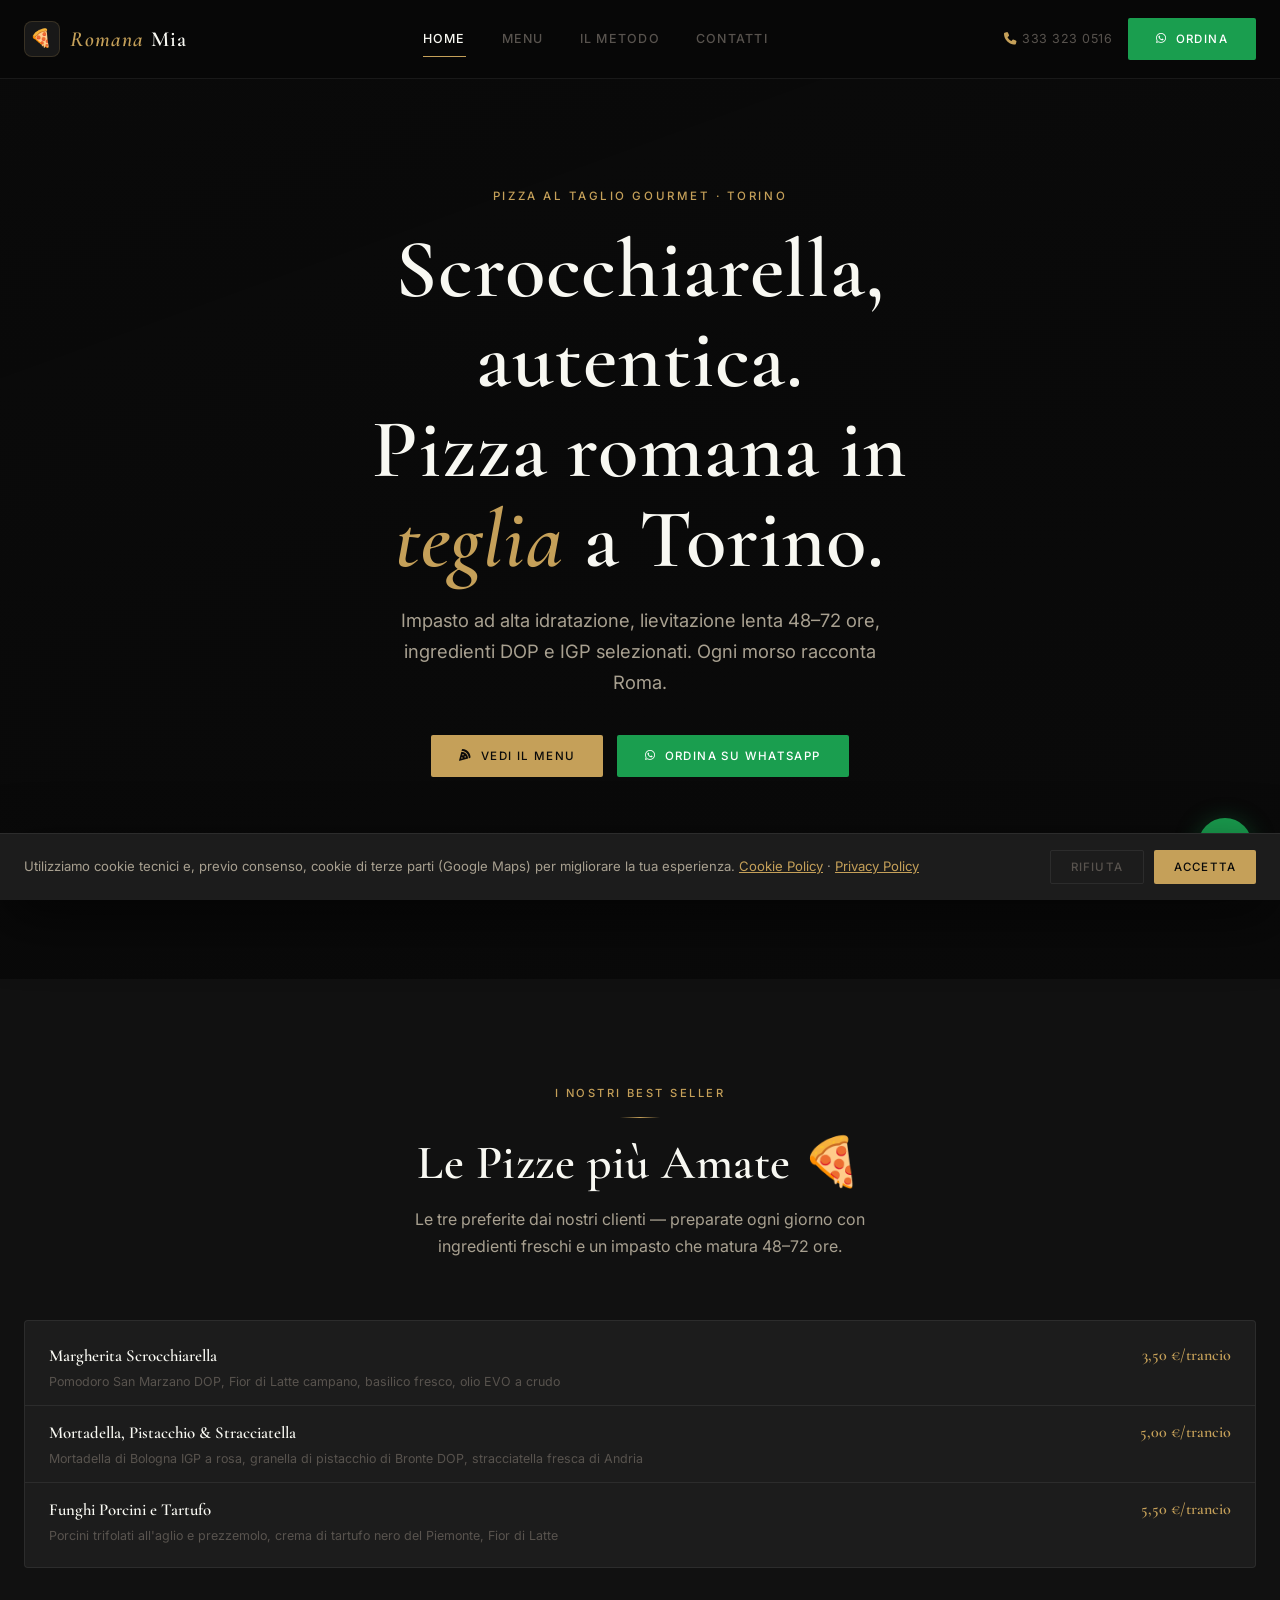
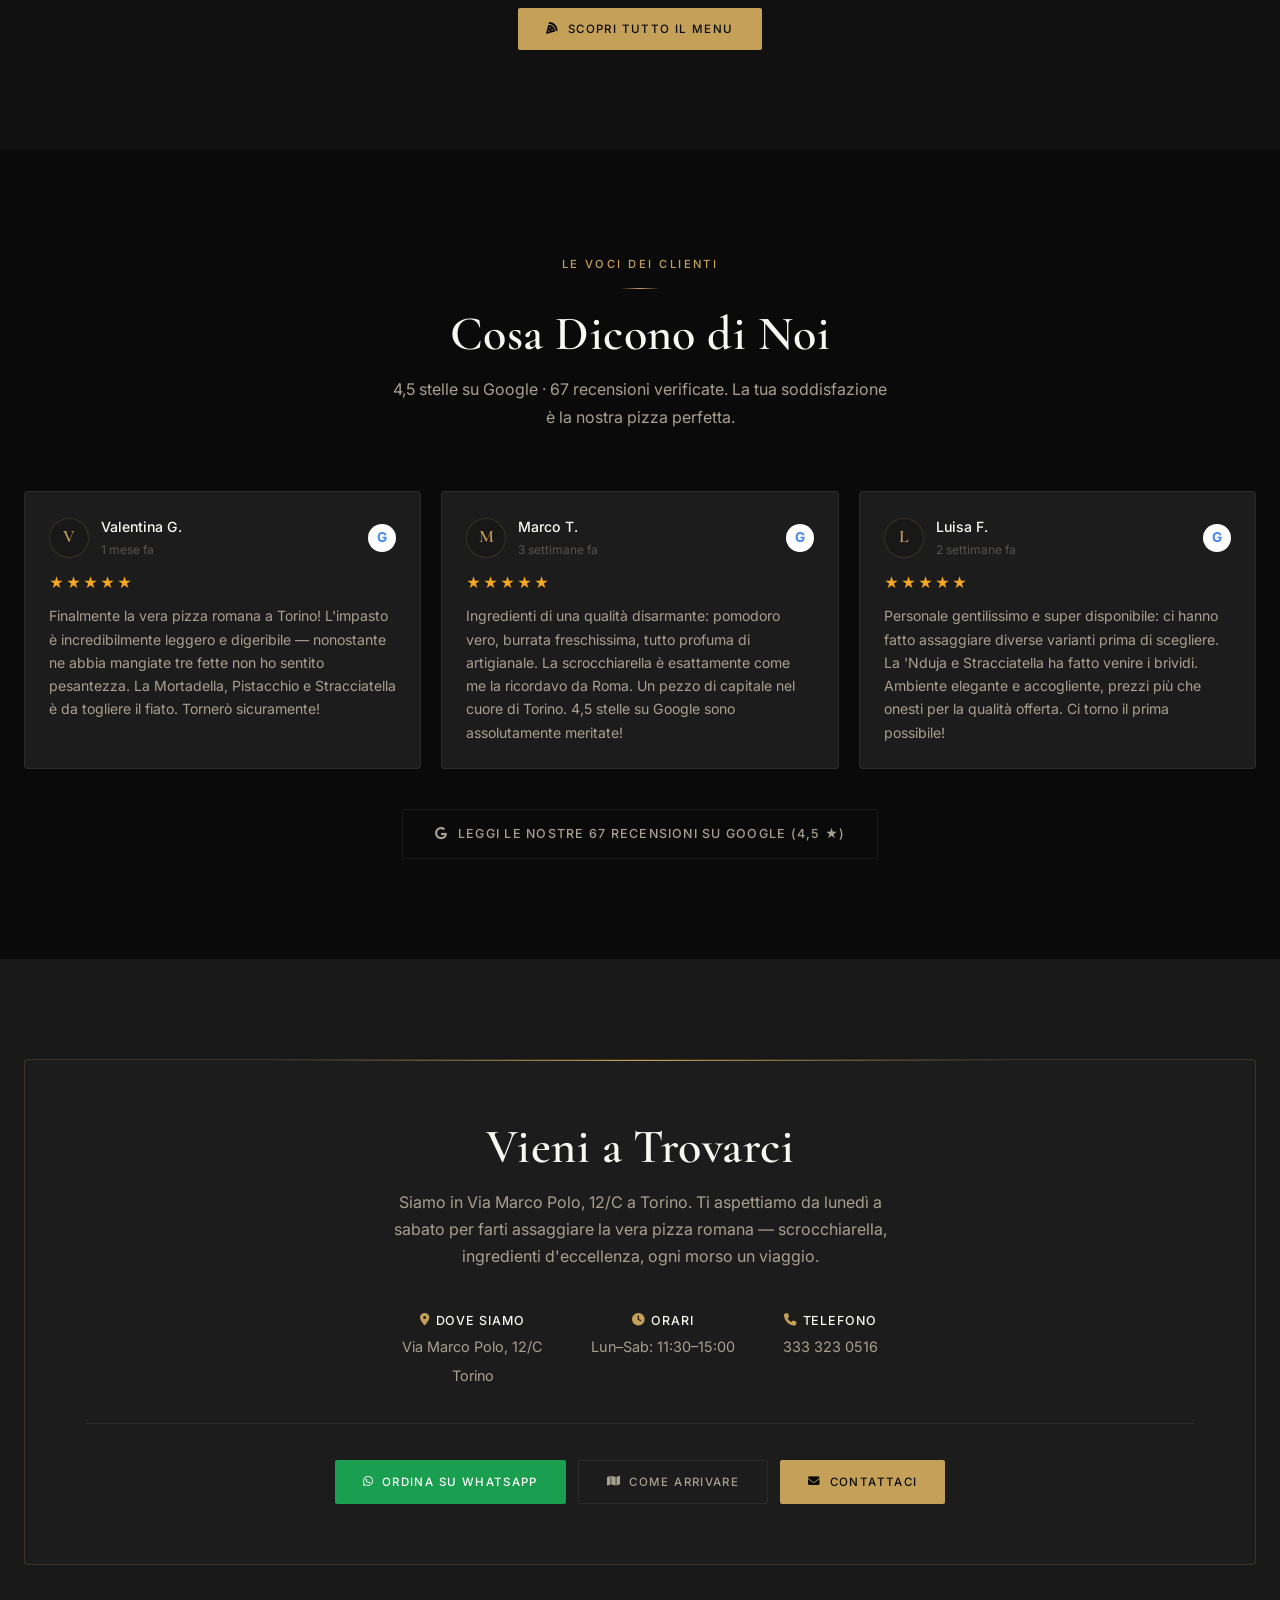
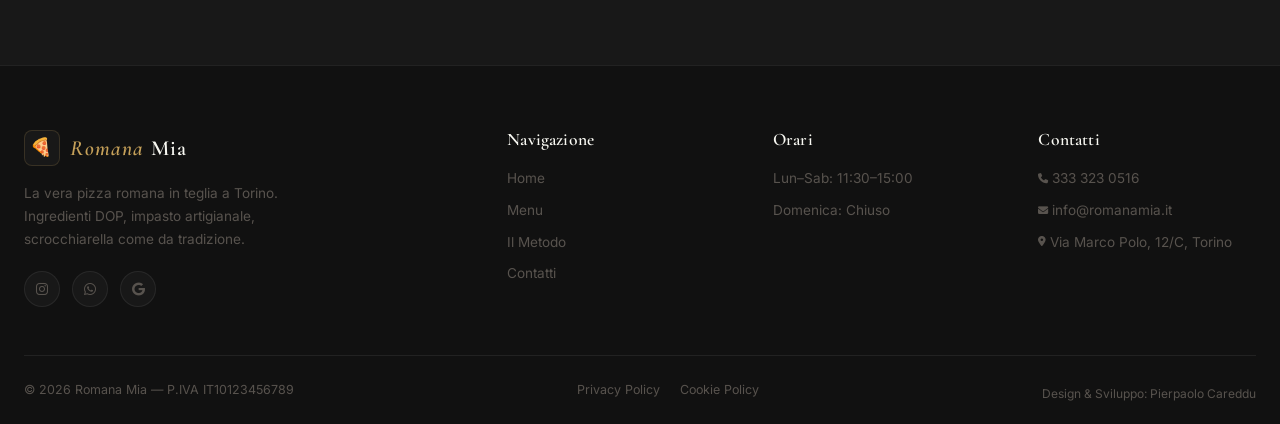
<file: index.html>
<!DOCTYPE html>
<html lang="it">
<head>
    <meta charset="UTF-8">
    <meta name="viewport" content="width=device-width, initial-scale=1.0, viewport-fit=cover">
    <title>Romana Mia — Pizza al Taglio Gourmet a Torino</title>
    <meta name="description" content="Romana Mia: la vera pizza romana in teglia a Torino. Scrocchiarella, ingredienti DOP e IGP, lievitazione 48–72h. Via Marco Polo, 12/C — 4,5 stelle su Google.">

    <meta property="og:type" content="restaurant">
    <meta property="og:title" content="Romana Mia — Pizza al Taglio Gourmet a Torino">
    <meta property="og:description" content="La vera pizza romana in teglia a Torino. Scrocchiarella, ingredienti premium. Via Marco Polo, 12/C.">
    <meta property="og:image" content="https://images.unsplash.com/photo-1565299624946-b28f40a0ae38?q=80&w=1200">
    <meta name="theme-color" content="#0A0A0A">
    <meta name="apple-mobile-web-app-capable" content="yes">
    <meta name="apple-mobile-web-app-status-bar-style" content="black-translucent">
    <meta name="mobile-web-app-capable" content="yes">
    <link rel="icon" type="image/svg+xml" href="favicon.svg">
    <link rel="stylesheet" href="https://cdnjs.cloudflare.com/ajax/libs/font-awesome/6.4.0/css/all.min.css">
    <link rel="stylesheet" href="style.css">
    <script type="application/ld+json" id="schema-org"></script>
</head>
<body>

<!-- ===== HEADER ===== -->
<header id="main-header">
    <div class="container nav-wrapper">
        <a href="index.html" class="logo">
            <div class="logo-icon">🍕</div>
            <span><em>Romana</em> Mia</span>
        </a>
        <nav class="desktop-menu">
            <a href="index.html" class="active">Home</a>
            <a href="menu.html">Menu</a>
            <a href="metodo.html">Il Metodo</a>
            <a href="contatti.html">Contatti</a>
        </nav>
        <div class="header-right">
            <a data-config-href="tel:{telefonoHref}" href="#" class="phone-cta">
                <i class="fa-solid fa-phone"></i>
                <span data-config="telefono">333 323 0516</span>
            </a>
            <a data-config-href="https://wa.me/{whatsapp}?text={whatsappMessaggioEncoded}" href="#" class="btn-whatsapp" target="_blank" rel="noopener">
                <i class="fa-brands fa-whatsapp"></i> Ordina
            </a>
        </div>
        <button class="hamburger" id="hamburger" aria-label="Menu">
            <span></span><span></span><span></span>
        </button>
    </div>
    <nav class="mobile-menu" id="mobile-menu">
        <a href="index.html" class="active"><i class="fa-solid fa-house"></i> Home</a>
        <a href="menu.html"><i class="fa-solid fa-pizza-slice"></i> Menu</a>
        <a href="metodo.html"><i class="fa-solid fa-star"></i> Il Metodo</a>
        <a href="contatti.html"><i class="fa-solid fa-location-dot"></i> Contatti</a>
        <div class="mobile-cta">
            <a data-config-href="tel:{telefonoHref}" href="#" class="btn-outline"><i class="fa-solid fa-phone"></i> Chiama</a>
            <a data-config-href="https://wa.me/{whatsapp}?text={whatsappMessaggioEncoded}" href="#" class="btn-whatsapp" target="_blank" rel="noopener"><i class="fa-brands fa-whatsapp"></i> Ordina su WhatsApp</a>
        </div>
    </nav>
</header>

<!-- ===== HERO ===== -->
<section class="hero" id="home">
    <div class="hero-bg"></div>
    <div class="hero-overlay"></div>
    <div class="hero-content">
        <span class="hero-eyebrow">Pizza al Taglio Gourmet · Torino</span>
        <h1>Scrocchiarella, autentica.<br>Pizza romana in <em>teglia</em> a Torino.</h1>
        <p>Impasto ad alta idratazione, lievitazione lenta 48–72 ore,<br>
           ingredienti DOP e IGP selezionati. Ogni morso racconta Roma.</p>
        <div class="hero-buttons">
            <a href="menu.html" class="btn-red"><i class="fa-solid fa-pizza-slice"></i> Vedi il Menu</a>
            <a data-config-href="https://wa.me/{whatsapp}?text={whatsappMessaggioEncoded}" href="#" class="btn-whatsapp" target="_blank" rel="noopener">
                <i class="fa-brands fa-whatsapp"></i> Ordina su WhatsApp
            </a>
        </div>
        <div class="hero-trust">
            <div class="hero-trust-item">
                <strong>Impasto Romano</strong>
                <span>Scrocchiarella autentica</span>
            </div>
            <div class="hero-trust-item">
                <strong>Ingredienti Premium</strong>
                <span>DOP, IGP, artigianali</span>
            </div>
            <div class="hero-trust-item">
                <strong>4,5 ★ su Google</strong>
                <span>67 recensioni verificate</span>
            </div>
        </div>
    </div>
</section>

<!-- ===== BEST SELLERS SECTION ===== -->
<section class="menu-section" id="menu">
    <div class="container">
        <div class="section-header animate-on-scroll">
            <span class="section-eyebrow">I Nostri Best Seller</span>
            <div class="section-divider"></div>
            <h2>Le Pizze più Amate 🍕</h2>
            <p>Le tre preferite dai nostri clienti — preparate ogni giorno con ingredienti freschi e un impasto che matura 48–72 ore.</p>
        </div>
        <div class="menu-category-card animate-on-scroll">
            <ul class="menu-pizza-list">
                <li class="menu-pizza-item">
                    <div class="menu-pizza-info">
                        <span class="menu-pizza-nome">Margherita Scrocchiarella</span>
                        <span class="menu-pizza-ingredienti">Pomodoro San Marzano DOP, Fior di Latte campano, basilico fresco, olio EVO a crudo</span>
                    </div>
                    <span class="menu-pizza-prezzo">3,50 €/trancio</span>
                </li>
                <li class="menu-pizza-item">
                    <div class="menu-pizza-info">
                        <span class="menu-pizza-nome">Mortadella, Pistacchio &amp; Stracciatella</span>
                        <span class="menu-pizza-ingredienti">Mortadella di Bologna IGP a rosa, granella di pistacchio di Bronte DOP, stracciatella fresca di Andria</span>
                    </div>
                    <span class="menu-pizza-prezzo">5,00 €/trancio</span>
                </li>
                <li class="menu-pizza-item">
                    <div class="menu-pizza-info">
                        <span class="menu-pizza-nome">Funghi Porcini e Tartufo</span>
                        <span class="menu-pizza-ingredienti">Porcini trifolati all'aglio e prezzemolo, crema di tartufo nero del Piemonte, Fior di Latte</span>
                    </div>
                    <span class="menu-pizza-prezzo">5,50 €/trancio</span>
                </li>
            </ul>
        </div>
        <div class="animate-on-scroll" style="text-align:center; margin-top:40px;">
            <a href="menu.html" class="btn-red">
                <i class="fa-solid fa-pizza-slice"></i> Scopri tutto il Menu
            </a>
        </div>
    </div>
</section>

<!-- ===== RECENSIONI SECTION ===== -->
<section class="recensioni-section" id="recensioni">
    <div class="container">
        <div class="section-header animate-on-scroll">
            <span class="section-eyebrow">Le Voci dei Clienti</span>
            <div class="section-divider"></div>
            <h2>Cosa Dicono di Noi</h2>
            <p>4,5 stelle su Google · 67 recensioni verificate. La tua soddisfazione è la nostra pizza perfetta.</p>
        </div>
        <div id="recensioni-grid" class="recensioni-grid"></div>
        <div class="recensioni-cta animate-on-scroll">
            <a data-config-href="{googleMapsReviewLink}" href="#" target="_blank" rel="noopener" class="btn-google-reviews">
                <i class="fa-brands fa-google"></i> Leggi le nostre 67 recensioni su Google (4,5 ★)
            </a>
        </div>
    </div>
</section>

<!-- ===== CTA SECTION ===== -->
<section class="cta-section">
    <div class="container">
        <div class="cta-box animate-on-scroll">
            <h2>Vieni a Trovarci</h2>
            <p>Siamo in Via Marco Polo, 12/C a Torino. Ti aspettiamo da lunedì a sabato per farti assaggiare la vera pizza romana — scrocchiarella, ingredienti d'eccellenza, ogni morso un viaggio.</p>
            <div class="cta-info">
                <div class="cta-info-item">
                    <strong><i class="fa-solid fa-location-dot" style="color:var(--accent)"></i> Dove siamo</strong>
                    <span data-config="indirizzo">Via Marco Polo, 12/C</span>
                    <span data-config="citta">Torino</span>
                </div>
                <div class="cta-info-item">
                    <strong><i class="fa-solid fa-clock" style="color:var(--accent)"></i> Orari</strong>
                    <span data-config="orariSettimana">Lun–Sab: 11:30–15:00</span>
                </div>
                <div class="cta-info-item">
                    <strong><i class="fa-solid fa-phone" style="color:var(--accent)"></i> Telefono</strong>
                    <a data-config-href="tel:{telefonoHref}" href="#" data-config="telefono">333 323 0516</a>
                </div>
            </div>
            <div class="cta-buttons">
                <a data-config-href="https://wa.me/{whatsapp}?text={whatsappMessaggioEncoded}" href="#" class="btn-whatsapp" target="_blank" rel="noopener">
                    <i class="fa-brands fa-whatsapp"></i> Ordina su WhatsApp
                </a>
                <a href="https://www.google.com/maps/dir/?api=1&destination=Via+Marco+Polo,+12C,+10129+Torino+TO" target="_blank" rel="noopener" class="btn-outline">
                    <i class="fa-solid fa-map"></i> Come Arrivare
                </a>
                <a href="contatti.html" class="btn-red">
                    <i class="fa-solid fa-envelope"></i> Contattaci
                </a>
            </div>
        </div>
    </div>
</section>

<!-- ===== FOOTER ===== -->
<footer>
    <div class="container">
        <div class="footer-grid">
            <div class="footer-brand">
                <a href="index.html" class="logo">
                    <div class="logo-icon">🍕</div>
                    <span><em>Romana</em> Mia</span>
                </a>
                <p>La vera pizza romana in teglia a Torino. Ingredienti DOP, impasto artigianale, scrocchiarella come da tradizione.</p>
                <div class="footer-social">
                    <a href="https://www.instagram.com/pizzeriaromanamia/" target="_blank" rel="noopener" aria-label="Instagram">
                        <i class="fa-brands fa-instagram"></i>
                    </a>
                    <a data-config-href="https://wa.me/{whatsapp}?text={whatsappMessaggioEncoded}" href="#" target="_blank" rel="noopener" aria-label="WhatsApp">
                        <i class="fa-brands fa-whatsapp"></i>
                    </a>
                    <a data-config-href="https://www.google.com/maps/search/?api=1&query={mappaQuery}" href="#" target="_blank" rel="noopener" aria-label="Google Maps">
                        <i class="fa-brands fa-google"></i>
                    </a>
                </div>
            </div>
            <div class="footer-col">
                <h4>Navigazione</h4>
                <ul>
                    <li><a href="index.html">Home</a></li>
                    <li><a href="menu.html">Menu</a></li>
                    <li><a href="metodo.html">Il Metodo</a></li>
                    <li><a href="contatti.html">Contatti</a></li>
                </ul>
            </div>
            <div class="footer-col">
                <h4>Orari</h4>
                <ul>
                    <li><span data-config="orariSettimana">Lun–Sab: 11:30–15:00</span></li>
                    <li><span data-config="orariSabato">Domenica: Chiuso</span></li>
                </ul>
            </div>
            <div class="footer-col">
                <h4>Contatti</h4>
                <ul>
                    <li><a data-config-href="tel:{telefonoHref}" href="#"><i class="fa-solid fa-phone fa-xs"></i> <span data-config="telefono">333 323 0516</span></a></li>
                    <li><a href="mailto:info@romanamia.it"><i class="fa-solid fa-envelope fa-xs"></i> <span data-config="email">info@romanamia.it</span></a></li>
                    <li><span><i class="fa-solid fa-location-dot fa-xs"></i> <span data-config="indirizzo">Via Marco Polo, 12/C</span>, <span data-config="citta">Torino</span></span></li>
                </ul>
            </div>
        </div>
        <div class="footer-bottom">
            <p>© <span data-anno></span> <span data-config="nomeAzienda">Romana Mia</span> — P.IVA <span data-config="pIva">IT10123456789</span></p>
            <div class="footer-legal">
                <a href="privacy.html">Privacy Policy</a>
                <a href="cookie.html">Cookie Policy</a>
            </div>
            <p style="font-size:0.75rem; color:var(--text-muted); font-family:'Inter',sans-serif; margin-top:8px;">Design &amp; Sviluppo: <a href="https://www.linkedin.com/in/pierpaolo-careddu/" target="_blank" rel="noopener" style="color:var(--text-muted);">Pierpaolo Careddu</a></p>
        </div>
    </div>
</footer>

<!-- ===== MOBILE BOTTOM NAV ===== -->
<nav class="bottom-nav" aria-label="Navigazione principale">
    <a href="index.html" class="bottom-nav-item active">
        <i class="fa-solid fa-house"></i>
        <span>Home</span>
    </a>
    <a href="menu.html" class="bottom-nav-item">
        <i class="fa-solid fa-pizza-slice"></i>
        <span>Menu</span>
    </a>
    <a href="metodo.html" class="bottom-nav-item">
        <i class="fa-solid fa-star"></i>
        <span>Il Metodo</span>
    </a>
    <a href="contatti.html" class="bottom-nav-item">
        <i class="fa-solid fa-location-dot"></i>
        <span>Contatti</span>
    </a>
</nav>

<!-- ===== COOKIE BANNER ===== -->
<div id="cookie-banner" style="display:none;">
    <p>Utilizziamo cookie tecnici e, previo consenso, cookie di terze parti (Google Maps) per migliorare la tua esperienza. 
       <a href="cookie.html">Cookie Policy</a> · <a href="privacy.html">Privacy Policy</a></p>
    <div class="cookie-buttons">
        <button class="btn-cookie-reject" id="cookie-reject">Rifiuta</button>
        <button class="btn-cookie-accept" id="cookie-accept">Accetta</button>
    </div>
</div>

<!-- ===== FLOATING WHATSAPP ===== -->
<a id="whatsapp-float" data-config-href="https://wa.me/{whatsapp}?text={whatsappMessaggioEncoded}" href="#" target="_blank" rel="noopener" aria-label="Ordina su WhatsApp">
    <i class="fa-brands fa-whatsapp"></i>
</a>

<!-- ===== BACK TO TOP ===== -->
<button id="back-to-top" onclick="window.scrollTo({top:0,behavior:'smooth'})" aria-label="Torna su">
    <i class="fa-solid fa-chevron-up"></i>
</button>

<script src="config.js"></script>
<script>
(function () {
    // --- Sticky header ---
    var header = document.getElementById('main-header');
    window.addEventListener('scroll', function () {
        header.classList.toggle('scrolled', window.scrollY > 60);
        var btt = document.getElementById('back-to-top');
        if (btt) btt.classList.toggle('visible', window.scrollY > 300);
    }, { passive: true });

    // --- Hamburger ---
    var btn = document.getElementById('hamburger');
    var menu = document.getElementById('mobile-menu');
    if (btn && menu) {
        btn.addEventListener('click', function () {
            btn.classList.toggle('open');
            menu.classList.toggle('open');
        });
        menu.querySelectorAll('a').forEach(function (a) {
            a.addEventListener('click', function () {
                btn.classList.remove('open');
                menu.classList.remove('open');
            });
        });
    }

    // --- Animate on scroll ---
    if ('IntersectionObserver' in window) {
        var animObserver = new IntersectionObserver(function(entries) {
            entries.forEach(function(entry) {
                if (entry.isIntersecting) {
                    entry.target.classList.add('visible');
                    animObserver.unobserve(entry.target);
                }
            });
        }, { threshold: 0.12, rootMargin: '0px 0px -32px 0px' });
        document.querySelectorAll('.animate-on-scroll').forEach(function(el) {
            animObserver.observe(el);
        });
    } else {
        function checkVisible() {
            document.querySelectorAll('.animate-on-scroll:not(.visible)').forEach(function (el) {
                var rect = el.getBoundingClientRect();
                if (rect.top < window.innerHeight - 40) {
                    el.classList.add('visible');
                }
            });
        }
        window.addEventListener('scroll', checkVisible, { passive: true });
        window.addEventListener('load', checkVisible);
        setTimeout(checkVisible, 200);
    }

    // --- Cookie banner ---
    var consent = localStorage.getItem('cookieConsent');
    var banner = document.getElementById('cookie-banner');
    if (!consent && banner) {
        setTimeout(function () { banner.style.display = 'flex'; }, 1500);
    }
    var acceptBtn = document.getElementById('cookie-accept');
    var rejectBtn = document.getElementById('cookie-reject');
    if (acceptBtn) acceptBtn.addEventListener('click', function () {
        localStorage.setItem('cookieConsent', 'accepted');
        banner.style.display = 'none';
        if (typeof window.loadConsentedMap === 'function') window.loadConsentedMap();
    });
    if (rejectBtn) rejectBtn.addEventListener('click', function () {
        localStorage.setItem('cookieConsent', 'rejected');
        banner.style.display = 'none';
    });

    // --- Smooth scroll for anchor links ---
    document.querySelectorAll('a[href^="#"]').forEach(function (a) {
        a.addEventListener('click', function (e) {
            var target = document.querySelector(a.getAttribute('href'));
            if (target) {
                e.preventDefault();
                target.scrollIntoView({ behavior: 'smooth', block: 'start' });
            }
        });
    });
})();
</script>
</body>
</html>
</file>
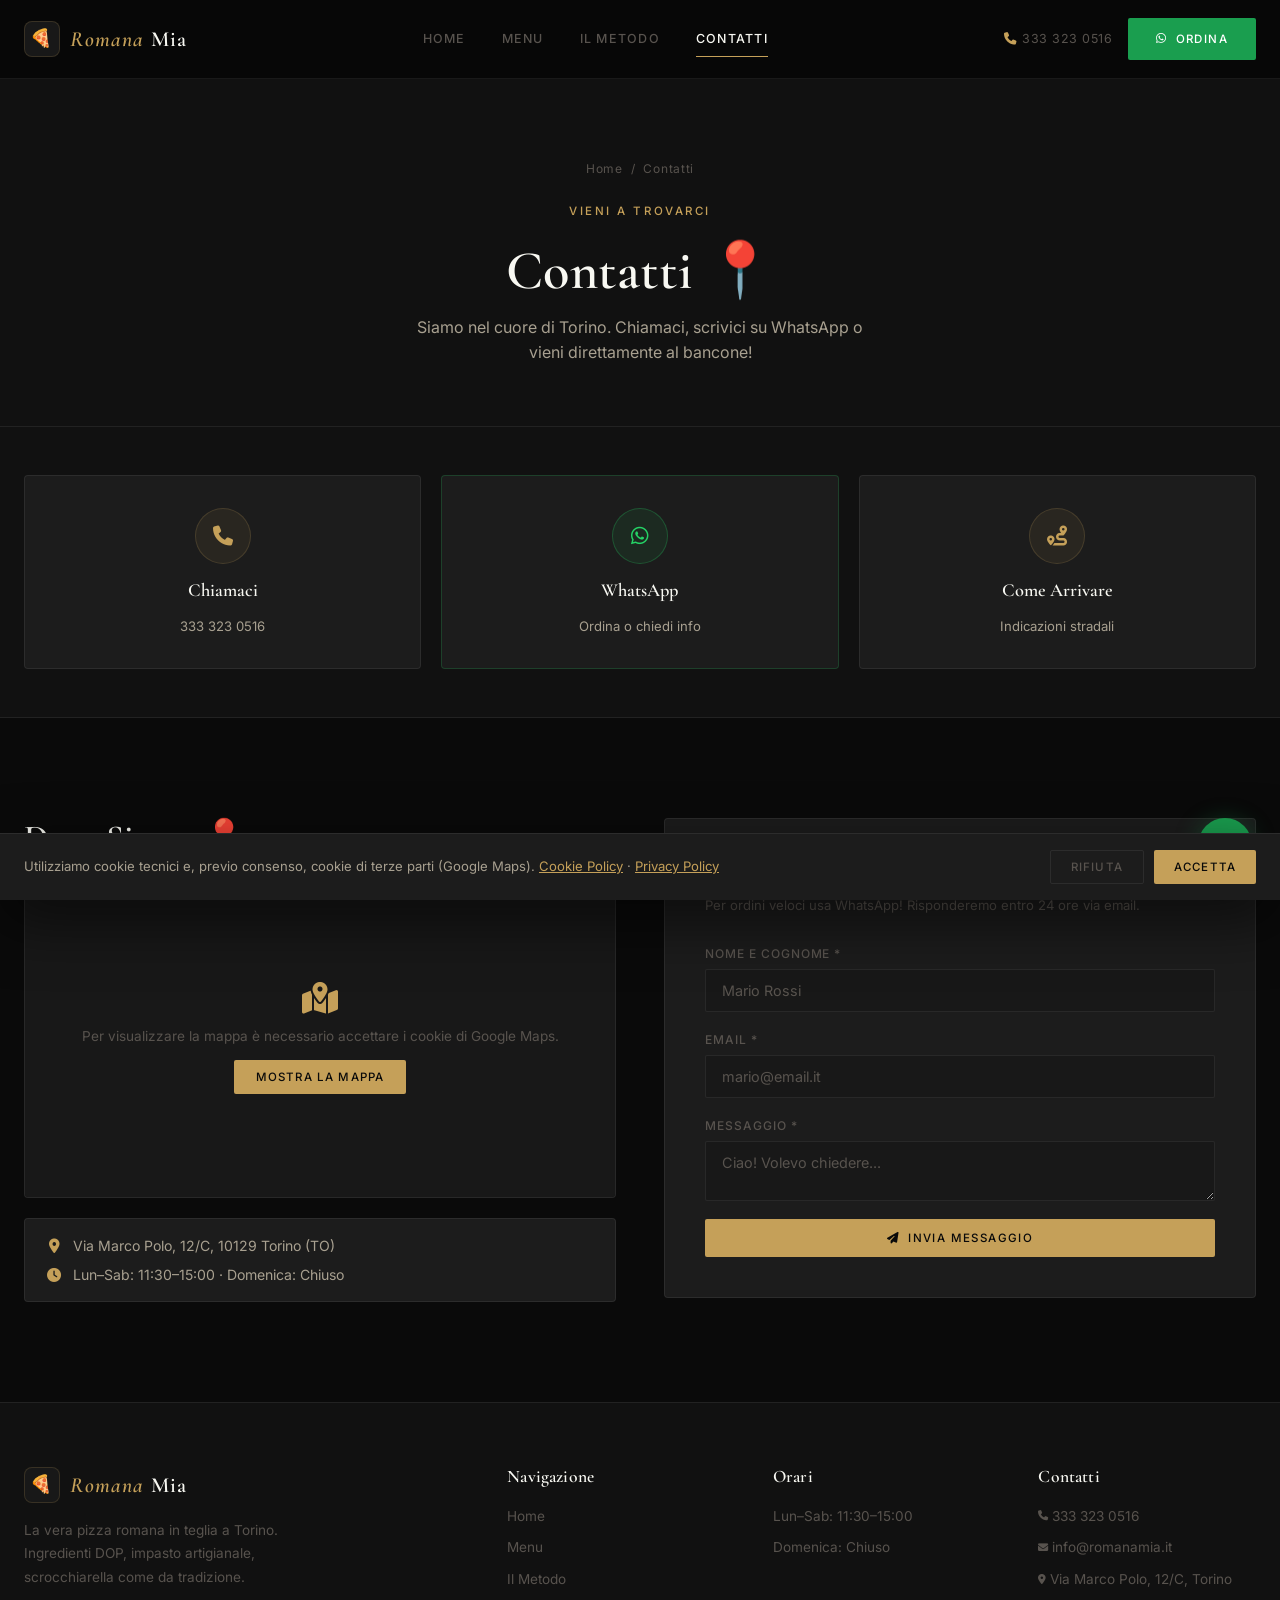
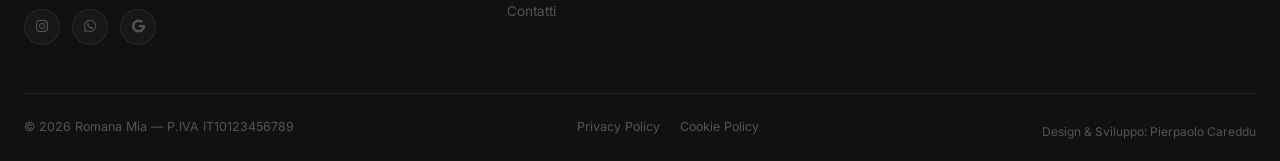
<file: contatti.html>
<!DOCTYPE html>
<html lang="it">
<head>
    <meta charset="UTF-8">
    <meta name="viewport" content="width=device-width, initial-scale=1.0, viewport-fit=cover">
    <title>Contatti — Romana Mia, Pizza al Taglio Gourmet Torino</title>
    <meta name="description" content="Contatta Romana Mia: Via Marco Polo, 12/C, Torino. Telefono, WhatsApp, email e mappa. Aperto Lun–Sab 11:30–15:00.">
    <meta property="og:type" content="website">
    <meta property="og:title" content="Contatti — Romana Mia">
    <meta property="og:description" content="Vieni a trovarci o contattaci. Via Marco Polo, 12/C, Torino.">
    <meta name="theme-color" content="#0A0A0A">
    <meta name="apple-mobile-web-app-capable" content="yes">
    <meta name="apple-mobile-web-app-status-bar-style" content="black-translucent">
    <meta name="mobile-web-app-capable" content="yes">
    <link rel="icon" type="image/svg+xml" href="favicon.svg">
    <link rel="stylesheet" href="https://cdnjs.cloudflare.com/ajax/libs/font-awesome/6.4.0/css/all.min.css">
    <link rel="stylesheet" href="style.css">
</head>
<body>

<!-- ===== HEADER ===== -->
<header id="main-header">
    <div class="container nav-wrapper">
        <a href="index.html" class="logo">
            <div class="logo-icon">🍕</div>
            <span><em>Romana</em> Mia</span>
        </a>
        <nav class="desktop-menu">
            <a href="index.html">Home</a>
            <a href="menu.html">Menu</a>
            <a href="metodo.html">Il Metodo</a>
            <a href="contatti.html" class="active">Contatti</a>
        </nav>
        <div class="header-right">
            <a data-config-href="tel:{telefonoHref}" href="#" class="phone-cta">
                <i class="fa-solid fa-phone"></i>
                <span data-config="telefono">333 323 0516</span>
            </a>
            <a data-config-href="https://wa.me/{whatsapp}?text={whatsappMessaggioEncoded}" href="#" class="btn-whatsapp" target="_blank" rel="noopener">
                <i class="fa-brands fa-whatsapp"></i> Ordina
            </a>
        </div>
        <button class="hamburger" id="hamburger" aria-label="Menu">
            <span></span><span></span><span></span>
        </button>
    </div>
    <nav class="mobile-menu" id="mobile-menu">
        <a href="index.html"><i class="fa-solid fa-house"></i> Home</a>
        <a href="menu.html"><i class="fa-solid fa-pizza-slice"></i> Menu</a>
        <a href="metodo.html"><i class="fa-solid fa-star"></i> Il Metodo</a>
        <a href="contatti.html" class="active"><i class="fa-solid fa-location-dot"></i> Contatti</a>
        <div class="mobile-cta">
            <a data-config-href="tel:{telefonoHref}" href="#" class="btn-outline"><i class="fa-solid fa-phone"></i> Chiama</a>
            <a data-config-href="https://wa.me/{whatsapp}?text={whatsappMessaggioEncoded}" href="#" class="btn-whatsapp" target="_blank" rel="noopener"><i class="fa-brands fa-whatsapp"></i> Ordina su WhatsApp</a>
        </div>
    </nav>
</header>

<!-- ===== PAGE HERO ===== -->
<section class="page-hero">
    <div class="container">
        <div class="breadcrumb">
            <a href="index.html">Home</a>
            <span>/</span>
            <span>Contatti</span>
        </div>
        <span class="hero-eyebrow">Vieni a Trovarci</span>
        <h1>Contatti 📍</h1>
        <p>Siamo nel cuore di Torino. Chiamaci, scrivici su WhatsApp o vieni direttamente al bancone!</p>
    </div>
</section>

<!-- ===== QUICK ACTIONS ===== -->
<section class="contact-actions-section">
    <div class="container">
        <div class="contact-actions-grid">
            <a data-config-href="tel:{telefonoHref}" href="#" class="contact-action-card animate-on-scroll">
                <div class="contact-action-icon"><i class="fa-solid fa-phone"></i></div>
                <strong>Chiamaci</strong>
                <span data-config="telefono">333 323 0516</span>
            </a>
            <a data-config-href="https://wa.me/{whatsapp}?text={whatsappMessaggioEncoded}" href="#" class="contact-action-card contact-action-whatsapp animate-on-scroll" target="_blank" rel="noopener">
                <div class="contact-action-icon"><i class="fa-brands fa-whatsapp"></i></div>
                <strong>WhatsApp</strong>
                <span>Ordina o chiedi info</span>
            </a>
            <a href="https://www.google.com/maps/dir/?api=1&destination=Via+Marco+Polo,+12C,+10129+Torino+TO" class="contact-action-card animate-on-scroll" target="_blank" rel="noopener">
                <div class="contact-action-icon"><i class="fa-solid fa-route"></i></div>
                <strong>Come Arrivare</strong>
                <span>Indicazioni stradali</span>
            </a>
        </div>
    </div>
</section>

<!-- ===== CONTACT SECTION ===== -->
<section class="contact-section" id="preventivo">
    <div class="container">
        <div class="contact-grid">
            <!-- Mappa e info compatte -->
            <div class="contact-map-col animate-on-scroll">
                <h2>Dove Siamo 📍</h2>
                <div class="contact-map-wrapper">
                    <div class="map-container">
                        <div id="map-placeholder">
                            <i class="fa-solid fa-map-location-dot"></i>
                            <p>Per visualizzare la mappa è necessario accettare i cookie di Google Maps.</p>
                            <button class="btn-load-map" id="btn-load-map">Mostra la Mappa</button>
                        </div>
                        <iframe id="map-iframe" title="Romana Mia su Google Maps" allowfullscreen loading="lazy"
                            referrerpolicy="no-referrer-when-downgrade"></iframe>
                    </div>
                </div>
                <div class="contact-address-bar">
                    <p><i class="fa-solid fa-location-dot"></i> <span data-config="indirizzo">Via Marco Polo, 12/C</span>, <span data-config="cap">10129</span> <span data-config="citta">Torino</span> (<span data-config="provincia">TO</span>)</p>
                    <p><i class="fa-solid fa-clock"></i> <span data-config="orariSettimana">Lun–Sab: 11:30–15:00</span> · <span data-config="orariSabato">Domenica: Chiuso</span></p>
                </div>
            </div>

            <!-- Form colonna destra -->
            <div class="contact-form-card animate-on-scroll">
                <h3>Scrivici un Messaggio 📝</h3>
                <p class="contact-form-subtitle">Per ordini veloci usa WhatsApp! Risponderemo entro 24 ore via email.</p>
                <form method="POST" action="grazie.html" name="contatti" data-netlify="true" netlify-honeypot="bot-field">
                    <input type="hidden" name="form-name" value="contatti">
                    <p class="honeypot-field"><label>Non compilare: <input name="bot-field"></label></p>
                    <div class="form-group">
                        <label for="nome">Nome e Cognome *</label>
                        <input type="text" id="nome" name="nome" placeholder="Mario Rossi" required>
                    </div>
                    <div class="form-group">
                        <label for="email">Email *</label>
                        <input type="email" id="email" name="email" placeholder="mario@email.it" required>
                    </div>
                    <div class="form-group">
                        <label for="messaggio">Messaggio *</label>
                        <textarea id="messaggio" name="messaggio" placeholder="Ciao! Volevo chiedere..." required></textarea>
                    </div>
                    <button type="submit" class="btn-red contact-submit-btn">
                        <i class="fa-solid fa-paper-plane"></i> Invia Messaggio
                    </button>
                </form>
            </div>
        </div>
    </div>
</section>

<!-- ===== FOOTER ===== -->
<footer>
    <div class="container">
        <div class="footer-grid">
            <div class="footer-brand">
                <a href="index.html" class="logo">
                    <div class="logo-icon">🍕</div>
                    <span><em>Romana</em> Mia</span>
                </a>
                <p>La vera pizza romana in teglia a Torino. Ingredienti DOP, impasto artigianale, scrocchiarella come da tradizione.</p>
                <div class="footer-social">
                    <a href="https://www.instagram.com/pizzeriaromanamia/" target="_blank" rel="noopener" aria-label="Instagram"><i class="fa-brands fa-instagram"></i></a>
                    <a data-config-href="https://wa.me/{whatsapp}?text={whatsappMessaggioEncoded}" href="#" target="_blank" rel="noopener" aria-label="WhatsApp"><i class="fa-brands fa-whatsapp"></i></a>
                    <a data-config-href="https://www.google.com/maps/search/?api=1&query={mappaQuery}" href="#" target="_blank" rel="noopener" aria-label="Google Maps"><i class="fa-brands fa-google"></i></a>
                </div>
            </div>
            <div class="footer-col">
                <h4>Navigazione</h4>
                <ul>
                    <li><a href="index.html">Home</a></li>
                    <li><a href="menu.html">Menu</a></li>
                    <li><a href="metodo.html">Il Metodo</a></li>
                    <li><a href="contatti.html">Contatti</a></li>
                </ul>
            </div>
            <div class="footer-col">
                <h4>Orari</h4>
                <ul>
                    <li><span data-config="orariSettimana">Lun–Sab: 11:30–15:00</span></li>
                    <li><span data-config="orariSabato">Domenica: Chiuso</span></li>
                </ul>
            </div>
            <div class="footer-col">
                <h4>Contatti</h4>
                <ul>
                    <li><a data-config-href="tel:{telefonoHref}" href="#"><i class="fa-solid fa-phone fa-xs"></i> <span data-config="telefono">333 323 0516</span></a></li>
                    <li><a href="mailto:info@romanamia.it"><i class="fa-solid fa-envelope fa-xs"></i> <span data-config="email">info@romanamia.it</span></a></li>
                    <li><span><i class="fa-solid fa-location-dot fa-xs"></i> <span data-config="indirizzo">Via Marco Polo, 12/C</span>, <span data-config="citta">Torino</span></span></li>
                </ul>
            </div>
        </div>
        <div class="footer-bottom">
            <p>© <span data-anno></span> <span data-config="nomeAzienda">Romana Mia</span> — P.IVA <span data-config="pIva">IT10123456789</span></p>
            <div class="footer-legal">
                <a href="privacy.html">Privacy Policy</a>
                <a href="cookie.html">Cookie Policy</a>
            </div>
            <p style="font-size:0.75rem; color:var(--text-muted); font-family:'Inter',sans-serif; margin-top:8px;">Design &amp; Sviluppo: <a href="https://www.linkedin.com/in/pierpaolo-careddu/" target="_blank" rel="noopener" style="color:var(--text-muted);">Pierpaolo Careddu</a></p>
        </div>
    </div>
</footer>

<!-- ===== FLOATING WHATSAPP ===== -->
<a id="whatsapp-float" data-config-href="https://wa.me/{whatsapp}?text={whatsappMessaggioEncoded}" href="#" target="_blank" rel="noopener" aria-label="Ordina su WhatsApp">
    <i class="fa-brands fa-whatsapp"></i>
</a>

<!-- ===== BACK TO TOP ===== -->
<button id="back-to-top" onclick="window.scrollTo({top:0,behavior:'smooth'})" aria-label="Torna su">
    <i class="fa-solid fa-chevron-up"></i>
</button>

<!-- ===== MOBILE BOTTOM NAV ===== -->
<nav class="bottom-nav" aria-label="Navigazione principale">
    <a href="index.html" class="bottom-nav-item">
        <i class="fa-solid fa-house"></i>
        <span>Home</span>
    </a>
    <a href="menu.html" class="bottom-nav-item">
        <i class="fa-solid fa-pizza-slice"></i>
        <span>Menu</span>
    </a>
    <a href="metodo.html" class="bottom-nav-item">
        <i class="fa-solid fa-star"></i>
        <span>Il Metodo</span>
    </a>
    <a href="contatti.html" class="bottom-nav-item active">
        <i class="fa-solid fa-location-dot"></i>
        <span>Contatti</span>
    </a>
</nav>

<!-- ===== COOKIE BANNER ===== -->
<div id="cookie-banner" style="display:none;">
    <p>Utilizziamo cookie tecnici e, previo consenso, cookie di terze parti (Google Maps). 
       <a href="cookie.html">Cookie Policy</a> · <a href="privacy.html">Privacy Policy</a></p>
    <div class="cookie-buttons">
        <button class="btn-cookie-reject" id="cookie-reject">Rifiuta</button>
        <button class="btn-cookie-accept" id="cookie-accept">Accetta</button>
    </div>
</div>

<script src="config.js"></script>
<script>
(function () {
    var header = document.getElementById('main-header');
    window.addEventListener('scroll', function () {
        header.classList.toggle('scrolled', window.scrollY > 60);
        var btt = document.getElementById('back-to-top');
        if (btt) btt.classList.toggle('visible', window.scrollY > 300);
    }, { passive: true });

    var btn = document.getElementById('hamburger');
    var menu = document.getElementById('mobile-menu');
    if (btn && menu) {
        btn.addEventListener('click', function () { btn.classList.toggle('open'); menu.classList.toggle('open'); });
    }

    if ('IntersectionObserver' in window) {
        var animObserver = new IntersectionObserver(function(entries) {
            entries.forEach(function(entry) {
                if (entry.isIntersecting) {
                    entry.target.classList.add('visible');
                    animObserver.unobserve(entry.target);
                }
            });
        }, { threshold: 0.12, rootMargin: '0px 0px -32px 0px' });
        document.querySelectorAll('.animate-on-scroll').forEach(function(el) {
            animObserver.observe(el);
        });
    } else {
        function checkVisible() {
            document.querySelectorAll('.animate-on-scroll:not(.visible)').forEach(function (el) {
                if (el.getBoundingClientRect().top < window.innerHeight - 40) el.classList.add('visible');
            });
        }
        window.addEventListener('scroll', checkVisible, { passive: true });
        window.addEventListener('load', checkVisible);
        setTimeout(checkVisible, 200);
    }

    // Cookie banner
    var consent = localStorage.getItem('cookieConsent');
    var banner = document.getElementById('cookie-banner');
    if (!consent && banner) setTimeout(function () { banner.style.display = 'flex'; }, 1500);
    var acceptBtn = document.getElementById('cookie-accept');
    var rejectBtn = document.getElementById('cookie-reject');
    if (acceptBtn) acceptBtn.addEventListener('click', function () {
        localStorage.setItem('cookieConsent', 'accepted');
        banner.style.display = 'none';
        if (typeof window.loadConsentedMap === 'function') window.loadConsentedMap();
    });
    if (rejectBtn) rejectBtn.addEventListener('click', function () {
        localStorage.setItem('cookieConsent', 'rejected');
        banner.style.display = 'none';
    });

    // Pulsante carica mappa manualmente
    var btnMap = document.getElementById('btn-load-map');
    if (btnMap) btnMap.addEventListener('click', function () {
        localStorage.setItem('cookieConsent', 'accepted');
        if (typeof window.loadConsentedMap === 'function') window.loadConsentedMap();
        banner.style.display = 'none';
    });
})();
</script>
</body>
</html>
</file>
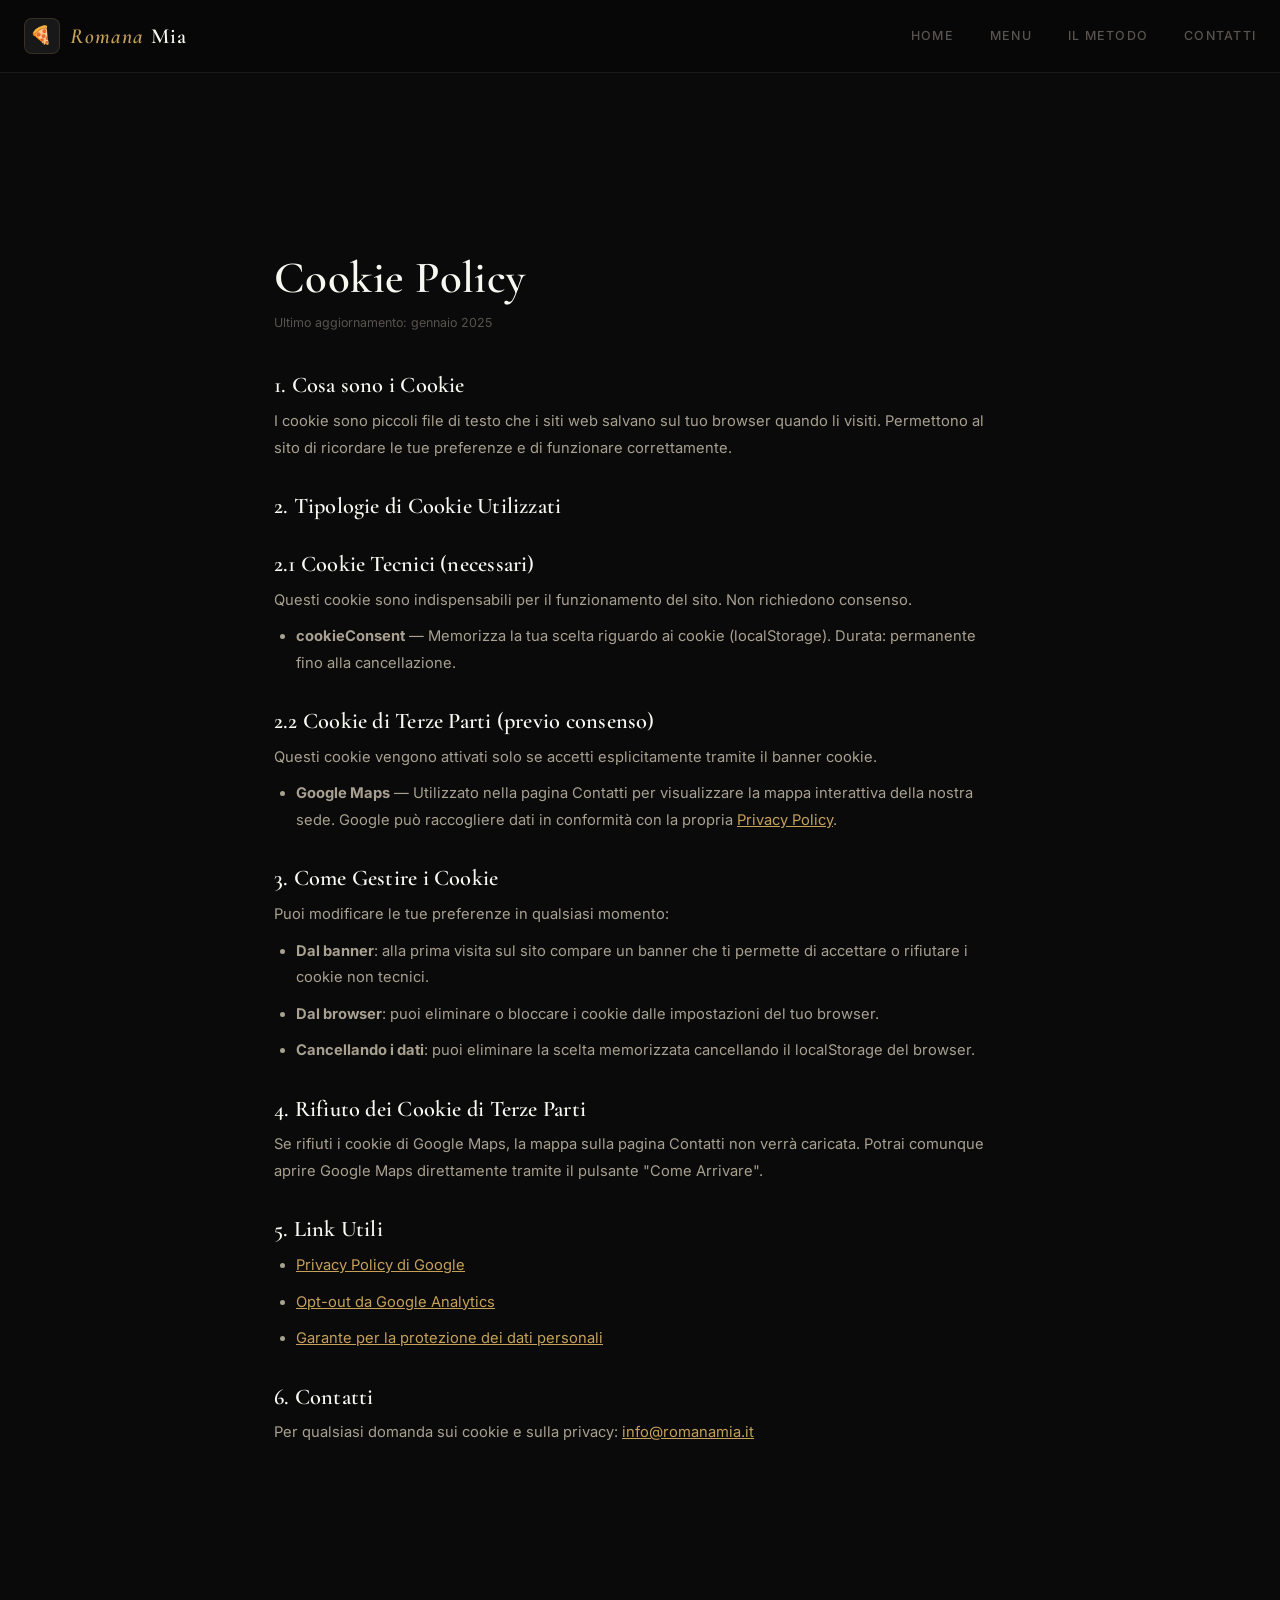
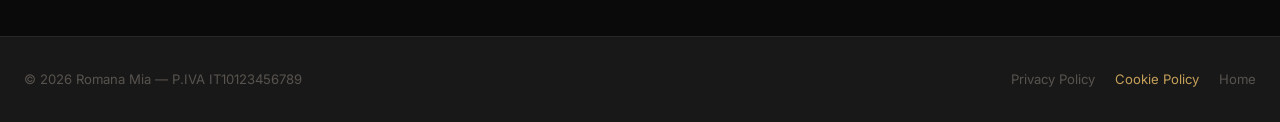
<file: cookie.html>
<!DOCTYPE html>
<html lang="it">
<head>
    <meta charset="UTF-8">
    <meta name="viewport" content="width=device-width, initial-scale=1.0, viewport-fit=cover">
    <title>Cookie Policy — Romana Mia</title>
    <meta name="robots" content="noindex">
    <meta name="theme-color" content="#0A0A0A">
    <meta name="apple-mobile-web-app-capable" content="yes">
    <meta name="mobile-web-app-capable" content="yes">
    <link rel="icon" type="image/svg+xml" href="favicon.svg">
    <link rel="stylesheet" href="https://cdnjs.cloudflare.com/ajax/libs/font-awesome/6.4.0/css/all.min.css">
    <link rel="stylesheet" href="style.css">
</head>
<body>
<header id="main-header">
    <div class="container nav-wrapper">
        <a href="index.html" class="logo">
            <div class="logo-icon">🍕</div>
            <span><em>Romana</em> Mia</span>
        </a>
        <nav class="desktop-menu">
            <a href="index.html">Home</a>
            <a href="menu.html">Menu</a>
            <a href="metodo.html">Il Metodo</a>
            <a href="contatti.html">Contatti</a>
        </nav>
    </div>
</header>

<section class="legal-page">
    <div class="container">
        <div class="legal-content">
            <h1>Cookie Policy</h1>
            <span class="last-update">Ultimo aggiornamento: gennaio 2025</span>

            <h2>1. Cosa sono i Cookie</h2>
            <p>I cookie sono piccoli file di testo che i siti web salvano sul tuo browser quando li visiti. Permettono al sito di ricordare le tue preferenze e di funzionare correttamente.</p>

            <h2>2. Tipologie di Cookie Utilizzati</h2>

            <h2>2.1 Cookie Tecnici (necessari)</h2>
            <p>Questi cookie sono indispensabili per il funzionamento del sito. Non richiedono consenso.</p>
            <ul>
                <li><strong>cookieConsent</strong> — Memorizza la tua scelta riguardo ai cookie (localStorage). Durata: permanente fino alla cancellazione.</li>
            </ul>

            <h2>2.2 Cookie di Terze Parti (previo consenso)</h2>
            <p>Questi cookie vengono attivati solo se accetti esplicitamente tramite il banner cookie.</p>
            <ul>
                <li><strong>Google Maps</strong> — Utilizzato nella pagina Contatti per visualizzare la mappa interattiva della nostra sede. Google può raccogliere dati in conformità con la propria <a href="https://policies.google.com/privacy" target="_blank" rel="noopener">Privacy Policy</a>.</li>
            </ul>

            <h2>3. Come Gestire i Cookie</h2>
            <p>Puoi modificare le tue preferenze in qualsiasi momento:</p>
            <ul>
                <li><strong>Dal banner</strong>: alla prima visita sul sito compare un banner che ti permette di accettare o rifiutare i cookie non tecnici.</li>
                <li><strong>Dal browser</strong>: puoi eliminare o bloccare i cookie dalle impostazioni del tuo browser.</li>
                <li><strong>Cancellando i dati</strong>: puoi eliminare la scelta memorizzata cancellando il localStorage del browser.</li>
            </ul>

            <h2>4. Rifiuto dei Cookie di Terze Parti</h2>
            <p>Se rifiuti i cookie di Google Maps, la mappa sulla pagina Contatti non verrà caricata. Potrai comunque aprire Google Maps direttamente tramite il pulsante "Come Arrivare".</p>

            <h2>5. Link Utili</h2>
            <ul>
                <li><a href="https://www.google.com/policies/privacy/" target="_blank" rel="noopener">Privacy Policy di Google</a></li>
                <li><a href="https://tools.google.com/dlpage/gaoptout" target="_blank" rel="noopener">Opt-out da Google Analytics</a></li>
                <li><a href="https://www.garanteprivacy.it" target="_blank" rel="noopener">Garante per la protezione dei dati personali</a></li>
            </ul>

            <h2>6. Contatti</h2>
            <p>Per qualsiasi domanda sui cookie e sulla privacy: <a href="mailto:info@romanamia.it">info@romanamia.it</a></p>
        </div>
    </div>
</section>

<footer style="background: var(--bg-surface); border-top: 1px solid var(--border-subtle); padding: 32px 0;">
    <div class="container" style="display:flex; justify-content:space-between; align-items:center; flex-wrap:wrap; gap:16px;">
        <p style="color:var(--text-muted); font-size:0.82rem; font-family:'Inter',sans-serif;">© <span data-anno></span> Romana Mia — P.IVA IT10123456789</p>
        <div style="display:flex; gap:20px;">
            <a href="privacy.html" style="color:var(--text-muted); font-size:0.82rem; font-family:'Inter',sans-serif;">Privacy Policy</a>
            <a href="cookie.html" style="color:var(--accent); font-size:0.82rem; font-family:'Inter',sans-serif;">Cookie Policy</a>
            <a href="index.html" style="color:var(--text-muted); font-size:0.82rem; font-family:'Inter',sans-serif;">Home</a>
        </div>
    </div>
</footer>

<script src="config.js"></script>
<script>
document.getElementById('main-header') && window.addEventListener('scroll', function () {
    document.getElementById('main-header').classList.toggle('scrolled', window.scrollY > 60);
}, { passive: true });
</script>
</body>
</html>
</file>
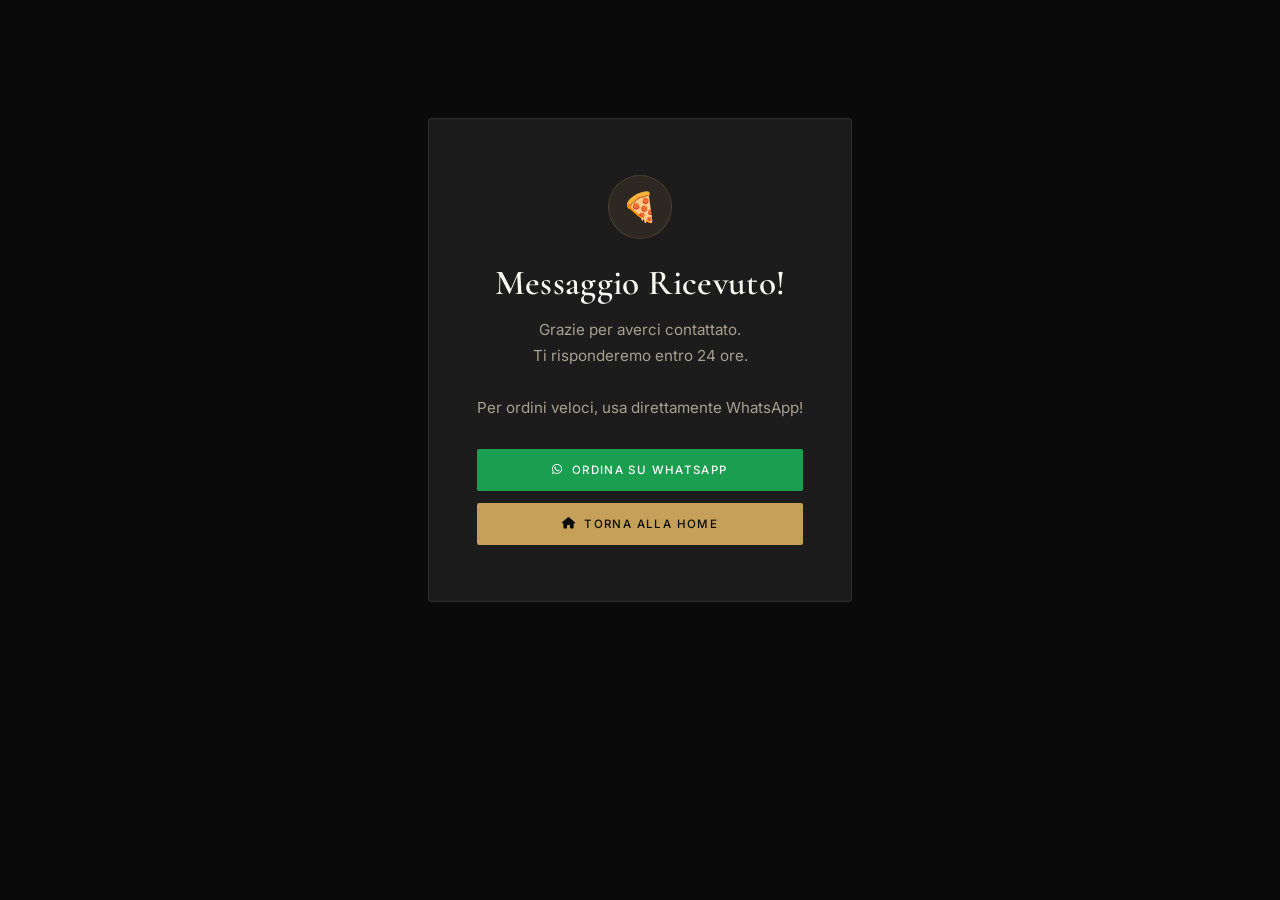
<file: grazie.html>
<!DOCTYPE html>
<html lang="it">
<head>
    <meta charset="UTF-8">
    <meta name="viewport" content="width=device-width, initial-scale=1.0, viewport-fit=cover">
    <title>Grazie — Romana Mia</title>
    <meta name="robots" content="noindex, nofollow">
    <meta name="theme-color" content="#0A0A0A">
    <meta name="apple-mobile-web-app-capable" content="yes">
    <meta name="mobile-web-app-capable" content="yes">
    <link rel="icon" type="image/svg+xml" href="favicon.svg">
    <link rel="stylesheet" href="https://cdnjs.cloudflare.com/ajax/libs/font-awesome/6.4.0/css/all.min.css">
    <link rel="stylesheet" href="style.css">
</head>
<body class="grazie-wrapper">
    <div class="success-card">
        <div class="success-icon">🍕</div>
        <h1>Messaggio Ricevuto!</h1>
        <p>Grazie per averci contattato.<br>Ti risponderemo entro 24 ore.<br><br>
        Per ordini veloci, usa direttamente WhatsApp!</p>
        <div style="display:flex; flex-direction:column; gap:12px;">
            <a data-config-href="https://wa.me/{whatsapp}?text={whatsappMessaggioEncoded}" href="#" class="btn-whatsapp" target="_blank" rel="noopener" style="justify-content:center;">
                <i class="fa-brands fa-whatsapp"></i> Ordina su WhatsApp
            </a>
            <a href="index.html" class="btn-red" style="justify-content:center;">
                <i class="fa-solid fa-house"></i> Torna alla Home
            </a>
        </div>
    </div>
    <script src="config.js"></script>
</body>
</html>
</file>
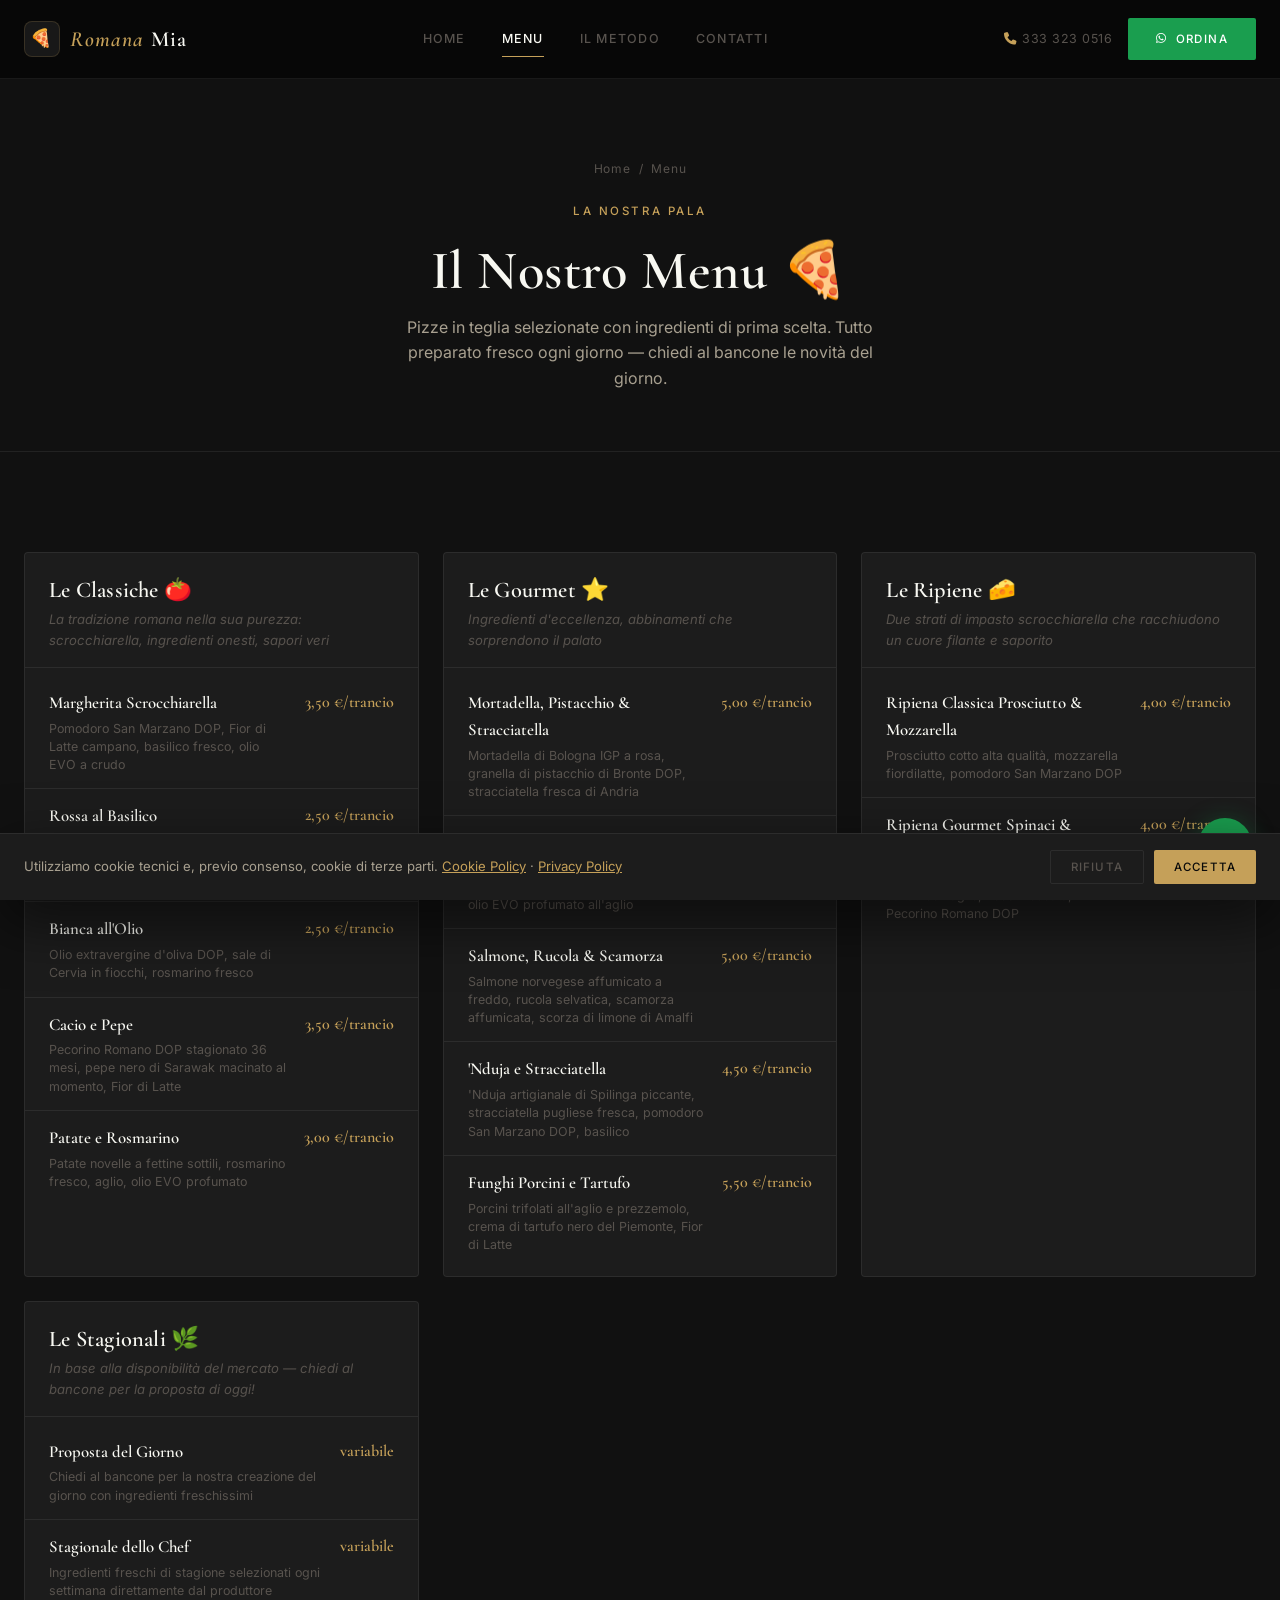
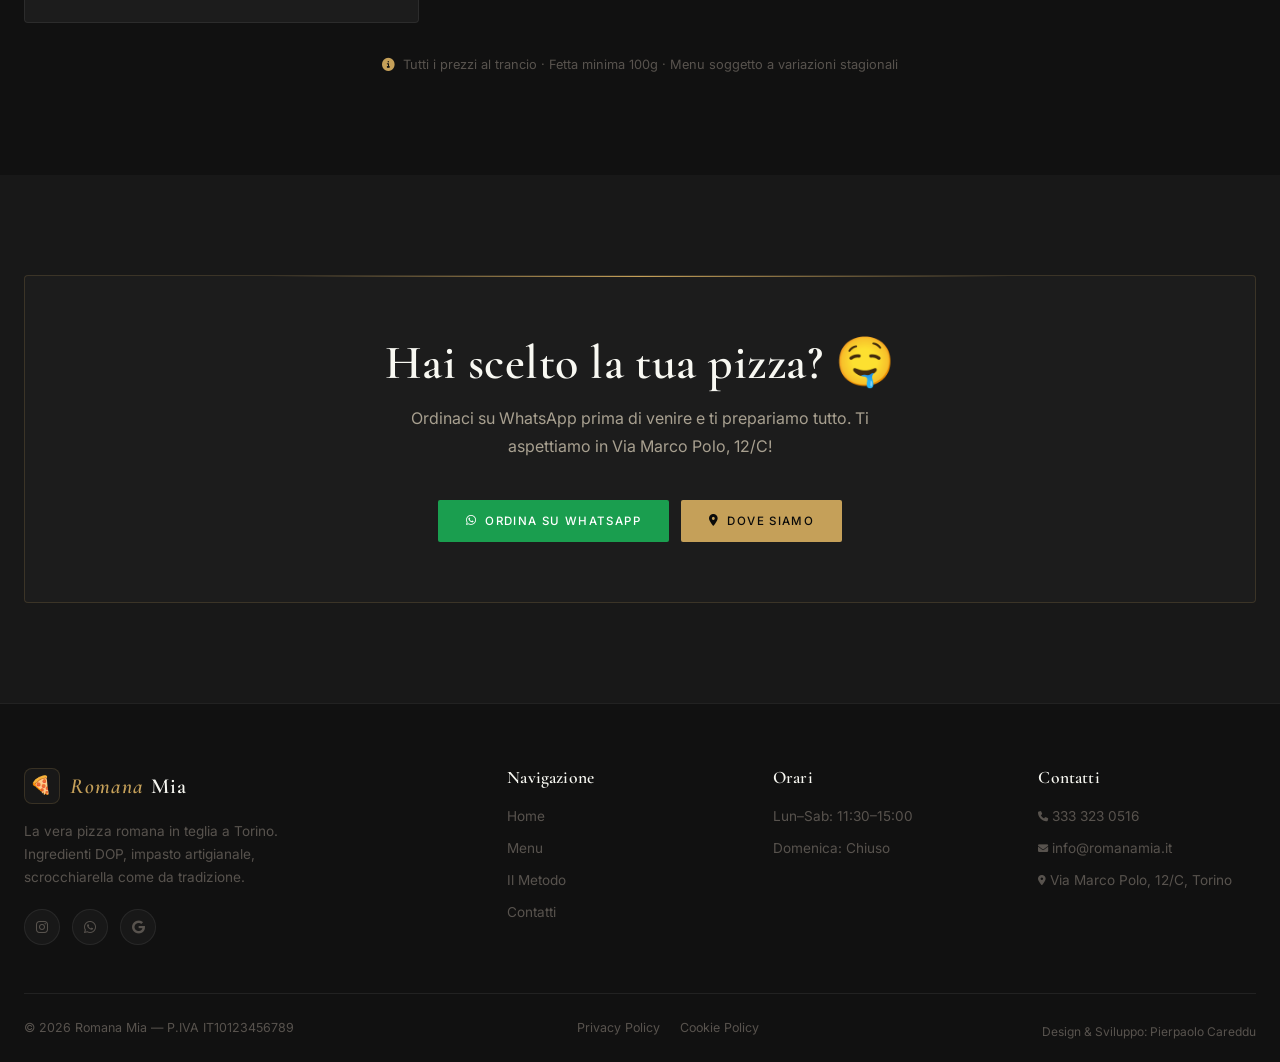
<file: menu.html>
<!DOCTYPE html>
<html lang="it">
<head>
    <meta charset="UTF-8">
    <meta name="viewport" content="width=device-width, initial-scale=1.0, viewport-fit=cover">
    <title>Il Menu — Romana Mia, Pizza al Taglio Gourmet Torino</title>
    <meta name="description" content="Scopri il menu completo di Romana Mia: pizze classiche, gourmet, ripiene e stagionali. Impasto ad alta idratazione, ingredienti DOP e IGP. Via Marco Polo, 12/C, Torino.">
    <meta property="og:type" content="website">
    <meta property="og:title" content="Il Menu — Romana Mia">
    <meta property="og:description" content="Il menu completo: classiche, gourmet, ripiene e stagionali. Ingredienti DOP e IGP.">
    <meta name="theme-color" content="#0A0A0A">
    <meta name="apple-mobile-web-app-capable" content="yes">
    <meta name="apple-mobile-web-app-status-bar-style" content="black-translucent">
    <meta name="mobile-web-app-capable" content="yes">
    <link rel="icon" type="image/svg+xml" href="favicon.svg">
    <link rel="stylesheet" href="https://cdnjs.cloudflare.com/ajax/libs/font-awesome/6.4.0/css/all.min.css">
    <link rel="stylesheet" href="style.css">
</head>
<body>

<!-- ===== HEADER ===== -->
<header id="main-header">
    <div class="container nav-wrapper">
        <a href="index.html" class="logo">
            <div class="logo-icon">🍕</div>
            <span><em>Romana</em> Mia</span>
        </a>
        <nav class="desktop-menu">
            <a href="index.html">Home</a>
            <a href="menu.html" class="active">Menu</a>
            <a href="metodo.html">Il Metodo</a>
            <a href="contatti.html">Contatti</a>
        </nav>
        <div class="header-right">
            <a data-config-href="tel:{telefonoHref}" href="#" class="phone-cta">
                <i class="fa-solid fa-phone"></i>
                <span data-config="telefono">333 323 0516</span>
            </a>
            <a data-config-href="https://wa.me/{whatsapp}?text={whatsappMessaggioEncoded}" href="#" class="btn-whatsapp" target="_blank" rel="noopener">
                <i class="fa-brands fa-whatsapp"></i> Ordina
            </a>
        </div>
        <button class="hamburger" id="hamburger" aria-label="Menu">
            <span></span><span></span><span></span>
        </button>
    </div>
    <nav class="mobile-menu" id="mobile-menu">
        <a href="index.html"><i class="fa-solid fa-house"></i> Home</a>
        <a href="menu.html" class="active"><i class="fa-solid fa-pizza-slice"></i> Menu</a>
        <a href="metodo.html"><i class="fa-solid fa-star"></i> Il Metodo</a>
        <a href="contatti.html"><i class="fa-solid fa-location-dot"></i> Contatti</a>
        <div class="mobile-cta">
            <a data-config-href="tel:{telefonoHref}" href="#" class="btn-outline"><i class="fa-solid fa-phone"></i> Chiama</a>
            <a data-config-href="https://wa.me/{whatsapp}?text={whatsappMessaggioEncoded}" href="#" class="btn-whatsapp" target="_blank" rel="noopener"><i class="fa-brands fa-whatsapp"></i> Ordina su WhatsApp</a>
        </div>
    </nav>
</header>

<!-- ===== PAGE HERO ===== -->
<section class="page-hero">
    <div class="container">
        <div class="breadcrumb">
            <a href="index.html">Home</a>
            <span>/</span>
            <span>Menu</span>
        </div>
        <span class="hero-eyebrow">La Nostra Pala</span>
        <h1>Il Nostro Menu 🍕</h1>
        <p>Pizze in teglia selezionate con ingredienti di prima scelta. Tutto preparato fresco ogni giorno — chiedi al bancone le novità del giorno.</p>
    </div>
</section>

<!-- ===== MENU SECTION ===== -->
<section class="menu-section" id="menu">
    <div class="container">
        <div id="menu-grid"></div>
        <p class="menu-note animate-on-scroll">
            <i class="fa-solid fa-info-circle"></i>
            Tutti i prezzi al trancio · Fetta minima 100g · Menu soggetto a variazioni stagionali
        </p>
    </div>
</section>

<!-- ===== CTA ===== -->
<section class="cta-section">
    <div class="container">
        <div class="cta-box animate-on-scroll">
            <h2>Hai scelto la tua pizza? 🤤</h2>
            <p>Ordinaci su WhatsApp prima di venire e ti prepariamo tutto. Ti aspettiamo in Via Marco Polo, 12/C!</p>
            <div class="cta-buttons">
                <a data-config-href="https://wa.me/{whatsapp}?text={whatsappMessaggioEncoded}" href="#" class="btn-whatsapp" target="_blank" rel="noopener">
                    <i class="fa-brands fa-whatsapp"></i> Ordina su WhatsApp
                </a>
                <a href="contatti.html" class="btn-red">
                    <i class="fa-solid fa-location-dot"></i> Dove Siamo
                </a>
            </div>
        </div>
    </div>
</section>

<!-- ===== FOOTER ===== -->
<footer>
    <div class="container">
        <div class="footer-grid">
            <div class="footer-brand">
                <a href="index.html" class="logo">
                    <div class="logo-icon">🍕</div>
                    <span><em>Romana</em> Mia</span>
                </a>
                <p>La vera pizza romana in teglia a Torino. Ingredienti DOP, impasto artigianale, scrocchiarella come da tradizione.</p>
                <div class="footer-social">
                    <a href="https://www.instagram.com/pizzeriaromanamia/" target="_blank" rel="noopener" aria-label="Instagram"><i class="fa-brands fa-instagram"></i></a>
                    <a data-config-href="https://wa.me/{whatsapp}?text={whatsappMessaggioEncoded}" href="#" target="_blank" rel="noopener" aria-label="WhatsApp"><i class="fa-brands fa-whatsapp"></i></a>
                    <a data-config-href="https://www.google.com/maps/search/?api=1&query={mappaQuery}" href="#" target="_blank" rel="noopener" aria-label="Google Maps"><i class="fa-brands fa-google"></i></a>
                </div>
            </div>
            <div class="footer-col">
                <h4>Navigazione</h4>
                <ul>
                    <li><a href="index.html">Home</a></li>
                    <li><a href="menu.html">Menu</a></li>
                    <li><a href="metodo.html">Il Metodo</a></li>
                    <li><a href="contatti.html">Contatti</a></li>
                </ul>
            </div>
            <div class="footer-col">
                <h4>Orari</h4>
                <ul>
                    <li><span data-config="orariSettimana">Lun–Sab: 11:30–15:00</span></li>
                    <li><span data-config="orariSabato">Domenica: Chiuso</span></li>
                </ul>
            </div>
            <div class="footer-col">
                <h4>Contatti</h4>
                <ul>
                    <li><a data-config-href="tel:{telefonoHref}" href="#"><i class="fa-solid fa-phone fa-xs"></i> <span data-config="telefono">333 323 0516</span></a></li>
                    <li><a href="mailto:info@romanamia.it"><i class="fa-solid fa-envelope fa-xs"></i> <span data-config="email">info@romanamia.it</span></a></li>
                    <li><span><i class="fa-solid fa-location-dot fa-xs"></i> <span data-config="indirizzo">Via Marco Polo, 12/C</span>, <span data-config="citta">Torino</span></span></li>
                </ul>
            </div>
        </div>
        <div class="footer-bottom">
            <p>© <span data-anno></span> <span data-config="nomeAzienda">Romana Mia</span> — P.IVA <span data-config="pIva">IT10123456789</span></p>
            <div class="footer-legal">
                <a href="privacy.html">Privacy Policy</a>
                <a href="cookie.html">Cookie Policy</a>
            </div>
            <p style="font-size:0.75rem; color:var(--text-muted); font-family:'Inter',sans-serif; margin-top:8px;">Design &amp; Sviluppo: <a href="https://www.linkedin.com/in/pierpaolo-careddu/" target="_blank" rel="noopener" style="color:var(--text-muted);">Pierpaolo Careddu</a></p>
        </div>
    </div>
</footer>

<!-- ===== FLOATING WHATSAPP ===== -->
<a id="whatsapp-float" data-config-href="https://wa.me/{whatsapp}?text={whatsappMessaggioEncoded}" href="#" target="_blank" rel="noopener" aria-label="Ordina su WhatsApp">
    <i class="fa-brands fa-whatsapp"></i>
</a>

<!-- ===== BACK TO TOP ===== -->
<button id="back-to-top" onclick="window.scrollTo({top:0,behavior:'smooth'})" aria-label="Torna su">
    <i class="fa-solid fa-chevron-up"></i>
</button>

<!-- ===== MOBILE BOTTOM NAV ===== -->
<nav class="bottom-nav" aria-label="Navigazione principale">
    <a href="index.html" class="bottom-nav-item">
        <i class="fa-solid fa-house"></i>
        <span>Home</span>
    </a>
    <a href="menu.html" class="bottom-nav-item active">
        <i class="fa-solid fa-pizza-slice"></i>
        <span>Menu</span>
    </a>
    <a href="metodo.html" class="bottom-nav-item">
        <i class="fa-solid fa-star"></i>
        <span>Il Metodo</span>
    </a>
    <a href="contatti.html" class="bottom-nav-item">
        <i class="fa-solid fa-location-dot"></i>
        <span>Contatti</span>
    </a>
</nav>

<!-- ===== COOKIE BANNER ===== -->
<div id="cookie-banner" style="display:none;">
    <p>Utilizziamo cookie tecnici e, previo consenso, cookie di terze parti. <a href="cookie.html">Cookie Policy</a> · <a href="privacy.html">Privacy Policy</a></p>
    <div class="cookie-buttons">
        <button class="btn-cookie-reject" id="cookie-reject">Rifiuta</button>
        <button class="btn-cookie-accept" id="cookie-accept">Accetta</button>
    </div>
</div>

<script src="config.js"></script>
<script>
(function () {
    var header = document.getElementById('main-header');
    window.addEventListener('scroll', function () {
        header.classList.toggle('scrolled', window.scrollY > 60);
        var btt = document.getElementById('back-to-top');
        if (btt) btt.classList.toggle('visible', window.scrollY > 300);
    }, { passive: true });

    var btn = document.getElementById('hamburger');
    var menu = document.getElementById('mobile-menu');
    if (btn && menu) {
        btn.addEventListener('click', function () { btn.classList.toggle('open'); menu.classList.toggle('open'); });
    }

    if ('IntersectionObserver' in window) {
        var animObserver = new IntersectionObserver(function(entries) {
            entries.forEach(function(entry) {
                if (entry.isIntersecting) {
                    entry.target.classList.add('visible');
                    animObserver.unobserve(entry.target);
                }
            });
        }, { threshold: 0.12, rootMargin: '0px 0px -32px 0px' });
        document.querySelectorAll('.animate-on-scroll').forEach(function(el) {
            animObserver.observe(el);
        });
    } else {
        function checkVisible() {
            document.querySelectorAll('.animate-on-scroll:not(.visible)').forEach(function (el) {
                if (el.getBoundingClientRect().top < window.innerHeight - 40) el.classList.add('visible');
            });
        }
        window.addEventListener('scroll', checkVisible, { passive: true });
        window.addEventListener('load', checkVisible);
        setTimeout(checkVisible, 200);
    }

    // Cookie banner
    var consent = localStorage.getItem('cookieConsent');
    var banner = document.getElementById('cookie-banner');
    if (!consent && banner) setTimeout(function () { banner.style.display = 'flex'; }, 1500);
    var acceptBtn = document.getElementById('cookie-accept');
    var rejectBtn = document.getElementById('cookie-reject');
    if (acceptBtn) acceptBtn.addEventListener('click', function () {
        localStorage.setItem('cookieConsent', 'accepted');
        banner.style.display = 'none';
    });
    if (rejectBtn) rejectBtn.addEventListener('click', function () {
        localStorage.setItem('cookieConsent', 'rejected');
        banner.style.display = 'none';
    });
})();
</script>
</body>
</html>
</file>
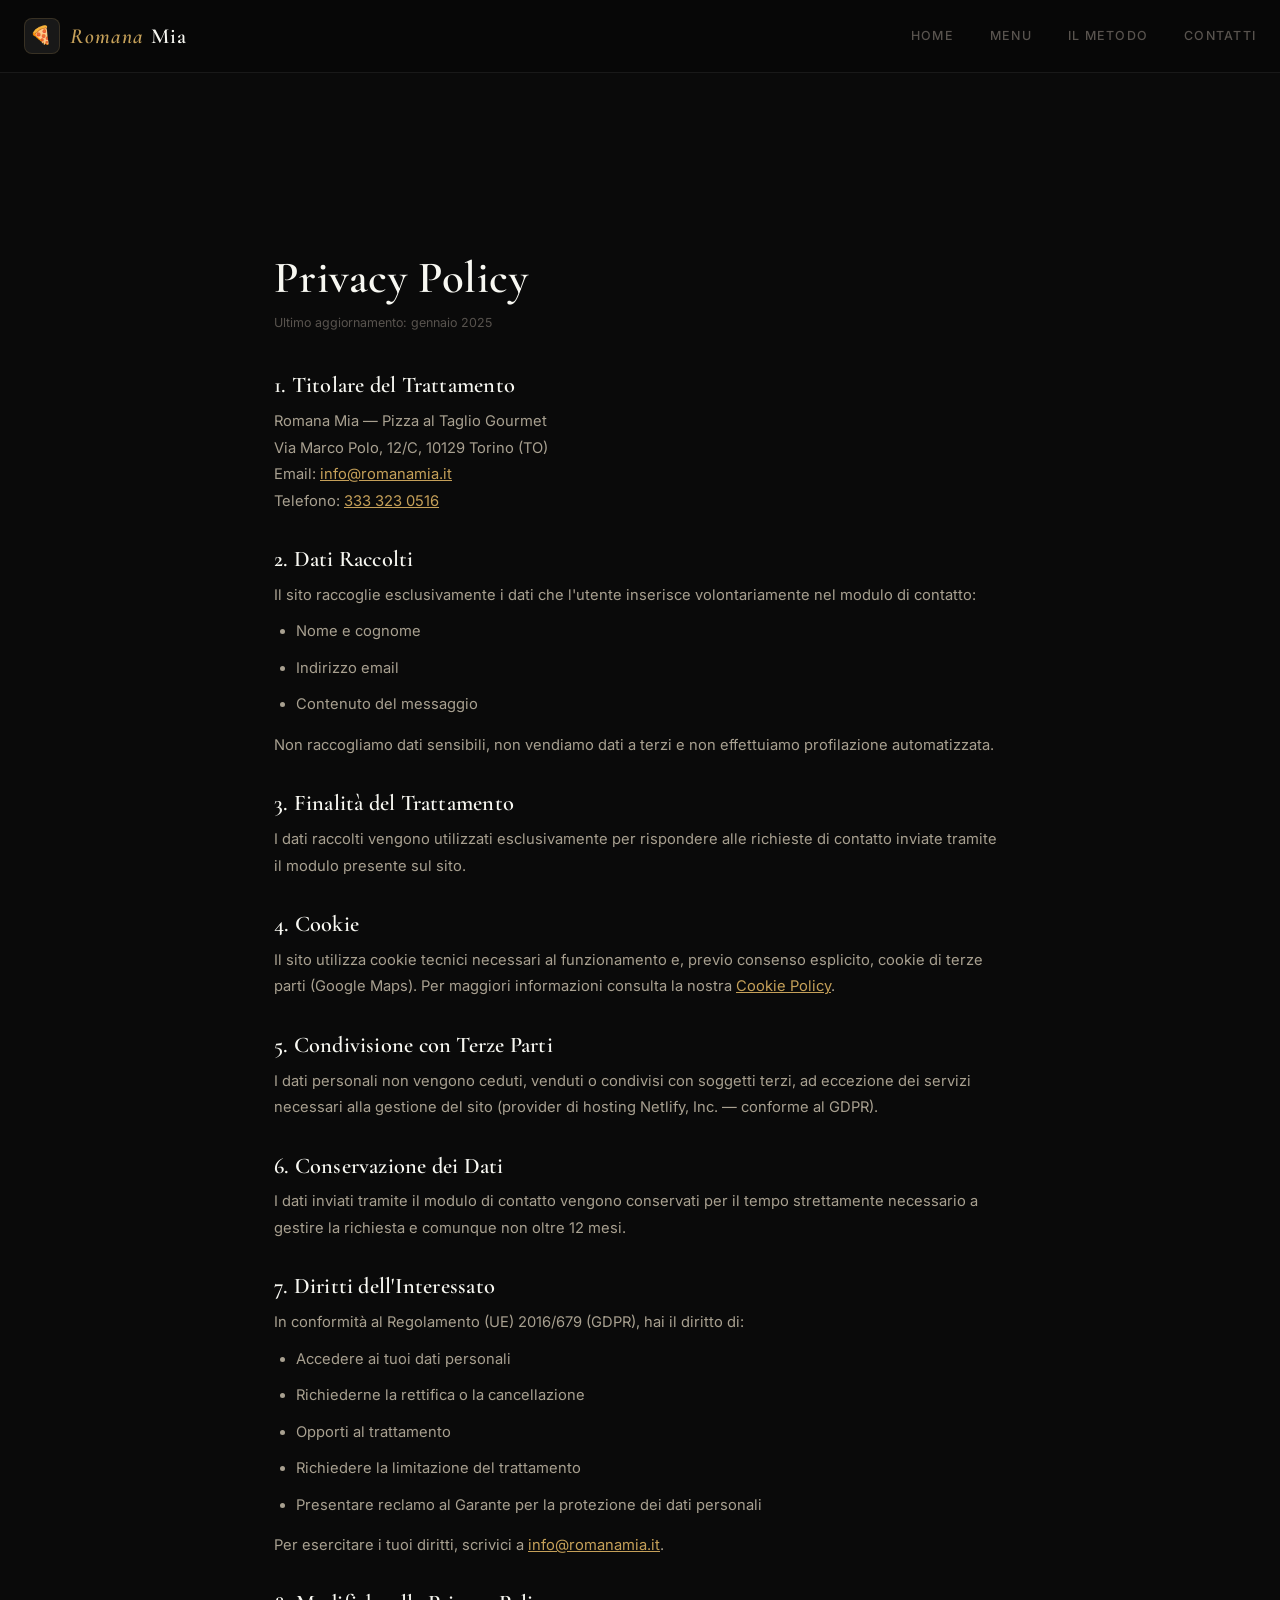
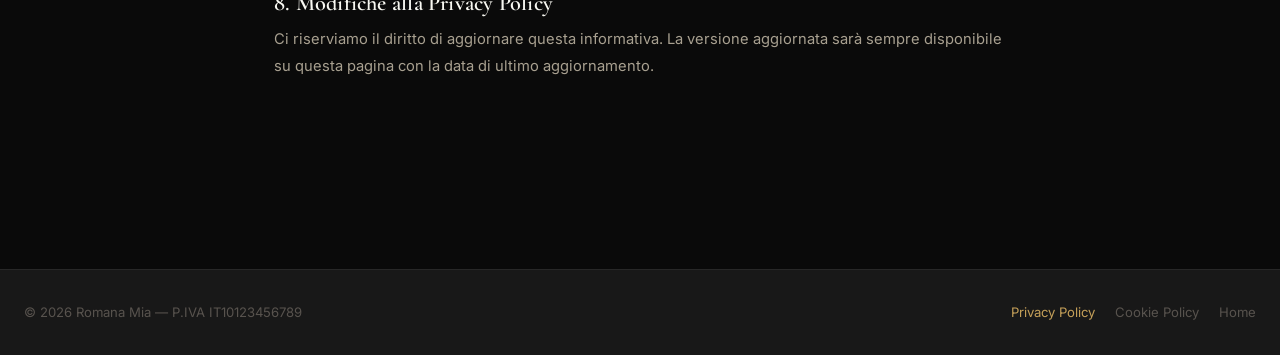
<file: privacy.html>
<!DOCTYPE html>
<html lang="it">
<head>
    <meta charset="UTF-8">
    <meta name="viewport" content="width=device-width, initial-scale=1.0, viewport-fit=cover">
    <title>Privacy Policy — Romana Mia</title>
    <meta name="robots" content="noindex">
    <meta name="theme-color" content="#0A0A0A">
    <meta name="apple-mobile-web-app-capable" content="yes">
    <meta name="mobile-web-app-capable" content="yes">
    <link rel="icon" type="image/svg+xml" href="favicon.svg">
    <link rel="stylesheet" href="https://cdnjs.cloudflare.com/ajax/libs/font-awesome/6.4.0/css/all.min.css">
    <link rel="stylesheet" href="style.css">
</head>
<body>
<header id="main-header">
    <div class="container nav-wrapper">
        <a href="index.html" class="logo">
            <div class="logo-icon">🍕</div>
            <span><em>Romana</em> Mia</span>
        </a>
        <nav class="desktop-menu">
            <a href="index.html">Home</a>
            <a href="menu.html">Menu</a>
            <a href="metodo.html">Il Metodo</a>
            <a href="contatti.html">Contatti</a>
        </nav>
    </div>
</header>

<section class="legal-page">
    <div class="container">
        <div class="legal-content">
            <h1>Privacy Policy</h1>
            <span class="last-update">Ultimo aggiornamento: gennaio 2025</span>

            <h2>1. Titolare del Trattamento</h2>
            <p>Romana Mia — Pizza al Taglio Gourmet<br>
            Via Marco Polo, 12/C, 10129 Torino (TO)<br>
            Email: <a href="mailto:info@romanamia.it">info@romanamia.it</a><br>
            Telefono: <a href="tel:3333230516">333 323 0516</a></p>

            <h2>2. Dati Raccolti</h2>
            <p>Il sito raccoglie esclusivamente i dati che l'utente inserisce volontariamente nel modulo di contatto:</p>
            <ul>
                <li>Nome e cognome</li>
                <li>Indirizzo email</li>
                <li>Contenuto del messaggio</li>
            </ul>
            <p>Non raccogliamo dati sensibili, non vendiamo dati a terzi e non effettuiamo profilazione automatizzata.</p>

            <h2>3. Finalità del Trattamento</h2>
            <p>I dati raccolti vengono utilizzati esclusivamente per rispondere alle richieste di contatto inviate tramite il modulo presente sul sito.</p>

            <h2>4. Cookie</h2>
            <p>Il sito utilizza cookie tecnici necessari al funzionamento e, previo consenso esplicito, cookie di terze parti (Google Maps). Per maggiori informazioni consulta la nostra <a href="cookie.html">Cookie Policy</a>.</p>

            <h2>5. Condivisione con Terze Parti</h2>
            <p>I dati personali non vengono ceduti, venduti o condivisi con soggetti terzi, ad eccezione dei servizi necessari alla gestione del sito (provider di hosting Netlify, Inc. — conforme al GDPR).</p>

            <h2>6. Conservazione dei Dati</h2>
            <p>I dati inviati tramite il modulo di contatto vengono conservati per il tempo strettamente necessario a gestire la richiesta e comunque non oltre 12 mesi.</p>

            <h2>7. Diritti dell'Interessato</h2>
            <p>In conformità al Regolamento (UE) 2016/679 (GDPR), hai il diritto di:</p>
            <ul>
                <li>Accedere ai tuoi dati personali</li>
                <li>Richiederne la rettifica o la cancellazione</li>
                <li>Opporti al trattamento</li>
                <li>Richiedere la limitazione del trattamento</li>
                <li>Presentare reclamo al Garante per la protezione dei dati personali</li>
            </ul>
            <p>Per esercitare i tuoi diritti, scrivici a <a href="mailto:info@romanamia.it">info@romanamia.it</a>.</p>

            <h2>8. Modifiche alla Privacy Policy</h2>
            <p>Ci riserviamo il diritto di aggiornare questa informativa. La versione aggiornata sarà sempre disponibile su questa pagina con la data di ultimo aggiornamento.</p>
        </div>
    </div>
</section>

<footer style="background: var(--bg-surface); border-top: 1px solid var(--border-subtle); padding: 32px 0;">
    <div class="container" style="display:flex; justify-content:space-between; align-items:center; flex-wrap:wrap; gap:16px;">
        <p style="color:var(--text-muted); font-size:0.82rem; font-family:'Inter',sans-serif;">© <span data-anno></span> Romana Mia — P.IVA IT10123456789</p>
        <div style="display:flex; gap:20px;">
            <a href="privacy.html" style="color:var(--accent); font-size:0.82rem; font-family:'Inter',sans-serif;">Privacy Policy</a>
            <a href="cookie.html" style="color:var(--text-muted); font-size:0.82rem; font-family:'Inter',sans-serif;">Cookie Policy</a>
            <a href="index.html" style="color:var(--text-muted); font-size:0.82rem; font-family:'Inter',sans-serif;">Home</a>
        </div>
    </div>
</footer>

<script src="config.js"></script>
<script>
document.getElementById('main-header') && window.addEventListener('scroll', function () {
    document.getElementById('main-header').classList.toggle('scrolled', window.scrollY > 60);
}, { passive: true });
</script>
</body>
</html>
</file>
<file: style.css>
/* ============================================================
   ROMANA MIA — Pizza al Taglio Gourmet
   Dark Elegance | Cormorant Garamond + Inter | Gold Accent
   ============================================================ */

/* --- 1. GOOGLE FONTS IMPORT --- */
@import url('https://fonts.googleapis.com/css2?family=Cormorant+Garamond:ital,wght@0,400;0,500;0,600;0,700;1,400;1,500;1,600&family=Inter:wght@300;400;500&display=swap');

/* --- 2. VARIABLES & RESET --- */
:root {
    --bg-primary:    #0A0A0A;
    --bg-secondary:  #111111;
    --bg-surface:    #181818;
    --bg-card:       #1C1C1C;
    --accent:        #C5A059;
    --accent-hover:  #d4b46b;
    --text-primary:  #F8F8F2;
    --text-secondary:#A8A090;
    --text-muted:    #58534E;
    --border:        rgba(197, 160, 89, 0.18);
    --border-subtle: rgba(255, 255, 255, 0.07);
    --shadow-sm:     0 2px 12px rgba(0,0,0,0.4);
    --shadow-md:     0 8px 32px rgba(0,0,0,0.5);
    --shadow-lg:     0 20px 60px rgba(0,0,0,0.6);
    --shadow-glow:   0 0 48px rgba(197,160,89,0.06);
    /* Legacy aliases */
    --primary-red:   var(--accent);
    --primary-dark:  #0A0A0A;
    --text-main:     var(--text-primary);
    --text-light:    var(--text-secondary);
    --white:         #F8F8F2;
    --border-old:    var(--border);
    --accent-legacy: var(--accent);
}

*, *::before, *::after { margin: 0; padding: 0; box-sizing: border-box; }

html { scroll-behavior: smooth; overflow-x: hidden; }

body {
    font-family: 'Inter', sans-serif;
    font-weight: 400;
    color: var(--text-primary);
    line-height: 1.6;
    background-color: var(--bg-primary);
    overflow-x: hidden;
}

h1, h2, h3, h4, h5 {
    font-family: 'Cormorant Garamond', serif;
    line-height: 1.15;
    font-weight: 600;
    letter-spacing: 0.01em;
}

a { text-decoration: none; transition: all 0.6s cubic-bezier(0.16,1,0.3,1); color: inherit; }
ul { list-style: none; }
img { width: 100%; display: block; object-fit: cover; }

/* --- 3. HEADER --- */
header {
    background: rgba(8, 8, 8, 0.82);
    backdrop-filter: blur(28px) saturate(160%);
    -webkit-backdrop-filter: blur(28px) saturate(160%);
    border-bottom: 1px solid var(--border-subtle);
    padding: 18px 0;
    position: sticky;
    top: 0;
    z-index: 2000;
    transition: padding 0.5s cubic-bezier(0.16,1,0.3,1), box-shadow 0.5s ease;
}

header.scrolled {
    padding: 12px 0;
    background: rgba(8, 8, 8, 0.96);
    box-shadow: 0 4px 40px rgba(0,0,0,0.6);
}

.container {
    max-width: 1280px;
    margin: 0 auto;
    padding: 0 24px;
}

.nav-wrapper {
    display: flex;
    justify-content: space-between;
    align-items: center;
    gap: 16px;
}

/* Logo */
.logo {
    display: flex;
    align-items: center;
    gap: 10px;
    font-family: 'Cormorant Garamond', serif;
    font-weight: 600;
    font-size: 1.35rem;
    letter-spacing: 0.05em;
    color: var(--text-primary);
    white-space: nowrap;
    flex-shrink: 0;
}

.logo-icon {
    width: 36px; height: 36px;
    background: var(--bg-surface);
    border: 1px solid var(--border);
    border-radius: 8px;
    display: flex; align-items: center; justify-content: center;
    font-size: 1.1rem;
    flex-shrink: 0;
    transition: transform 0.6s cubic-bezier(0.16,1,0.3,1), border-color 0.4s ease;
}

.logo:hover .logo-icon {
    transform: rotate(-4deg);
    border-color: var(--accent);
}

.logo span { color: var(--text-primary); }
.logo span em { color: var(--accent); font-style: italic; }

/* Desktop nav */
.desktop-menu {
    display: flex;
    align-items: center;
    gap: 36px;
}

.desktop-menu a {
    color: var(--text-muted);
    font-size: 0.78rem;
    font-weight: 500;
    letter-spacing: 0.1em;
    text-transform: uppercase;
    padding: 6px 0;
    position: relative;
    transition: color 0.4s ease;
}

.desktop-menu a::after {
    content: '';
    position: absolute;
    bottom: -2px; left: 0;
    width: 0; height: 1px;
    background: var(--accent);
    transition: width 0.6s cubic-bezier(0.16,1,0.3,1);
}

.desktop-menu a:hover,
.desktop-menu a.active { color: var(--text-primary); }

.desktop-menu a:hover::after,
.desktop-menu a.active::after { width: 100%; }

/* Header right */
.header-right {
    display: flex;
    align-items: center;
    gap: 16px;
    flex-shrink: 0;
}

.phone-cta {
    color: var(--text-muted);
    font-size: 0.78rem;
    font-weight: 400;
    letter-spacing: 0.04em;
    display: flex; align-items: center; gap: 6px;
}

.phone-cta:hover { color: var(--text-primary); }
.phone-cta i { color: var(--accent); }

/* --- 4. BUTTONS --- */
.btn-red {
    background: var(--accent);
    color: #0A0A0A;
    border: none;
    padding: 12px 28px;
    border-radius: 2px;
    font-family: 'Inter', sans-serif;
    font-size: 0.72rem;
    font-weight: 500;
    letter-spacing: 0.12em;
    text-transform: uppercase;
    cursor: pointer;
    display: inline-flex; align-items: center; gap: 8px;
    transition: all 0.6s cubic-bezier(0.16,1,0.3,1);
    white-space: nowrap;
}

.btn-red:hover {
    background: var(--accent-hover);
    transform: translateY(-2px);
    box-shadow: 0 8px 28px rgba(197,160,89,0.25);
    color: #0A0A0A;
}

.btn-yellow {
    background: var(--accent);
    color: #0A0A0A;
    border: none;
    padding: 12px 28px;
    border-radius: 2px;
    font-family: 'Inter', sans-serif;
    font-size: 0.72rem;
    font-weight: 500;
    letter-spacing: 0.12em;
    text-transform: uppercase;
    cursor: pointer;
    display: inline-flex; align-items: center; gap: 8px;
    transition: all 0.6s cubic-bezier(0.16,1,0.3,1);
    white-space: nowrap;
}

.btn-yellow:hover {
    background: var(--accent-hover);
    transform: translateY(-2px);
    color: #0A0A0A;
}

.btn-outline {
    background: transparent;
    color: var(--text-secondary);
    border: 1px solid var(--border-subtle);
    padding: 12px 28px;
    border-radius: 2px;
    font-family: 'Inter', sans-serif;
    font-size: 0.72rem;
    font-weight: 500;
    letter-spacing: 0.12em;
    text-transform: uppercase;
    cursor: pointer;
    display: inline-flex; align-items: center; gap: 8px;
    transition: all 0.6s cubic-bezier(0.16,1,0.3,1);
    white-space: nowrap;
}

.btn-outline:hover {
    border-color: var(--accent);
    color: var(--accent);
    transform: translateY(-2px);
}

.btn-whatsapp {
    background: #1a9e4f;
    color: #fff;
    border: none;
    padding: 12px 28px;
    border-radius: 2px;
    font-family: 'Inter', sans-serif;
    font-size: 0.72rem;
    font-weight: 500;
    letter-spacing: 0.12em;
    text-transform: uppercase;
    cursor: pointer;
    display: inline-flex; align-items: center; gap: 8px;
    transition: all 0.6s cubic-bezier(0.16,1,0.3,1);
    white-space: nowrap;
}

.btn-whatsapp:hover {
    background: #158f44;
    transform: translateY(-2px);
    box-shadow: 0 8px 28px rgba(26,158,79,0.30);
    color: #fff;
}

.btn-google-reviews {
    background: transparent;
    color: var(--text-secondary);
    border: 1px solid var(--border-subtle);
    padding: 14px 32px;
    border-radius: 2px;
    font-family: 'Inter', sans-serif;
    font-size: 0.78rem;
    font-weight: 500;
    letter-spacing: 0.1em;
    text-transform: uppercase;
    cursor: pointer;
    display: inline-flex; align-items: center; gap: 10px;
    transition: all 0.6s cubic-bezier(0.16,1,0.3,1);
}

.btn-google-reviews:hover {
    border-color: var(--accent);
    color: var(--accent);
    transform: translateY(-2px);
}

/* --- 5. HAMBURGER --- */
.hamburger {
    display: none;
    flex-direction: column;
    justify-content: center;
    align-items: center;
    gap: 5px;
    background: none;
    border: none;
    cursor: pointer;
    padding: 6px;
    width: 36px; height: 36px;
    flex-shrink: 0;
}

.hamburger span {
    display: block;
    width: 22px; height: 1.5px;
    background: var(--text-secondary);
    transition: all 0.4s cubic-bezier(0.16,1,0.3,1);
    transform-origin: center;
}

.hamburger.open span:nth-child(1) { transform: translateY(6.5px) rotate(45deg); }
.hamburger.open span:nth-child(2) { opacity: 0; transform: scaleX(0); }
.hamburger.open span:nth-child(3) { transform: translateY(-6.5px) rotate(-45deg); }

/* --- 6. MOBILE MENU --- */
.mobile-menu {
    display: none;
    flex-direction: column;
    gap: 0;
    background: rgba(10,10,10,0.98);
    border-top: 1px solid var(--border-subtle);
    overflow: hidden;
    max-height: 0;
    transition: max-height 0.5s cubic-bezier(0.16,1,0.3,1), opacity 0.4s ease;
    opacity: 0;
}

.mobile-menu.open {
    max-height: 480px;
    opacity: 1;
}

.mobile-menu a {
    padding: 14px 24px;
    color: var(--text-secondary);
    font-size: 0.82rem;
    font-weight: 400;
    letter-spacing: 0.06em;
    text-transform: uppercase;
    border-bottom: 1px solid var(--border-subtle);
    display: flex; align-items: center; gap: 12px;
    transition: color 0.3s ease, background 0.3s ease;
}

.mobile-menu a:hover,
.mobile-menu a.active { color: var(--text-primary); background: rgba(197,160,89,0.05); }

.mobile-cta {
    display: flex;
    flex-direction: column;
    gap: 10px;
    padding: 16px 24px 20px;
}

.mobile-cta .btn-outline,
.mobile-cta .btn-whatsapp {
    justify-content: center;
    width: 100%;
}

/* --- 7. HERO --- */
.hero {
    position: relative;
    min-height: 100svh;
    display: flex;
    align-items: center;
    justify-content: center;
    overflow: hidden;
    background: var(--bg-primary);
}

.hero-bg {
    position: absolute;
    inset: 0;
    background-image: url('https://images.unsplash.com/photo-1565299624946-b28f40a0ae38?q=80&w=1600&auto=format&fit=crop');
    background-size: cover;
    background-position: center 40%;
    transform: scale(1.06);
    transition: transform 8s ease-out;
    will-change: transform;
}

.hero:hover .hero-bg { transform: scale(1.04); }

.hero-overlay {
    position: absolute;
    inset: 0;
    background: linear-gradient(
        160deg,
        rgba(10,10,10,0.88) 0%,
        rgba(10,10,10,0.72) 45%,
        rgba(10,10,10,0.80) 100%
    );
}

.hero-content {
    position: relative;
    z-index: 2;
    max-width: 760px;
    padding: 0 24px;
    text-align: center;
    animation: heroFadeUp 1.1s cubic-bezier(0.16,1,0.3,1) both;
}

@keyframes heroFadeUp {
    from { opacity: 0; transform: translateY(32px); }
    to   { opacity: 1; transform: translateY(0); }
}

.hero-eyebrow {
    display: inline-block;
    font-family: 'Inter', sans-serif;
    font-size: 0.72rem;
    font-weight: 500;
    letter-spacing: 0.22em;
    text-transform: uppercase;
    color: var(--accent);
    margin-bottom: 20px;
    animation: heroFadeUp 1.1s 0.15s cubic-bezier(0.16,1,0.3,1) both;
}

.hero-content h1 {
    font-size: clamp(2.8rem, 7vw, 5.2rem);
    font-weight: 600;
    color: var(--text-primary);
    margin-bottom: 20px;
    line-height: 1.08;
    animation: heroFadeUp 1.1s 0.25s cubic-bezier(0.16,1,0.3,1) both;
}

.hero-content h1 em {
    color: var(--accent);
    font-style: italic;
}

.hero-content p {
    font-size: clamp(1rem, 2vw, 1.15rem);
    color: var(--text-secondary);
    max-width: 520px;
    margin: 0 auto 36px;
    line-height: 1.7;
    animation: heroFadeUp 1.1s 0.35s cubic-bezier(0.16,1,0.3,1) both;
}

.hero-buttons {
    display: flex;
    gap: 14px;
    justify-content: center;
    flex-wrap: wrap;
    margin-bottom: 52px;
    animation: heroFadeUp 1.1s 0.45s cubic-bezier(0.16,1,0.3,1) both;
}

.hero-trust {
    display: flex;
    gap: 40px;
    justify-content: center;
    flex-wrap: wrap;
    animation: heroFadeUp 1.1s 0.55s cubic-bezier(0.16,1,0.3,1) both;
}

.hero-trust-item {
    display: flex;
    flex-direction: column;
    align-items: center;
    gap: 4px;
}

.hero-trust-item strong {
    font-family: 'Cormorant Garamond', serif;
    font-size: 1rem;
    font-weight: 600;
    color: var(--text-primary);
}

.hero-trust-item span {
    font-size: 0.72rem;
    color: var(--text-muted);
    letter-spacing: 0.06em;
}

/* --- 8. SECTION COMMONS --- */
section {
    padding: 100px 0;
}

.section-header {
    text-align: center;
    margin-bottom: 60px;
    max-width: 680px;
    margin-left: auto;
    margin-right: auto;
}

.section-eyebrow {
    display: inline-block;
    font-family: 'Inter', sans-serif;
    font-size: 0.7rem;
    font-weight: 500;
    letter-spacing: 0.22em;
    text-transform: uppercase;
    color: var(--accent);
    margin-bottom: 14px;
}

.section-divider {
    width: 40px;
    height: 1px;
    background: linear-gradient(90deg, transparent, var(--accent), transparent);
    margin: 0 auto 18px;
}

.section-header h2 {
    font-size: clamp(2rem, 4vw, 3rem);
    color: var(--text-primary);
    margin-bottom: 14px;
}

.section-header p {
    color: var(--text-secondary);
    font-size: 1rem;
    line-height: 1.7;
    max-width: 500px;
    margin: 0 auto;
}

/* --- 9. MENU SECTION --- */
.menu-section {
    background: var(--bg-secondary);
}

#menu-grid {
    display: grid;
    grid-template-columns: repeat(auto-fit, minmax(340px, 1fr));
    gap: 24px;
    margin-bottom: 32px;
}

.menu-category-card {
    background: var(--bg-card);
    border: 1px solid var(--border-subtle);
    border-radius: 4px;
    overflow: hidden;
    transition: border-color 0.4s ease, box-shadow 0.4s ease, transform 0.4s cubic-bezier(0.16,1,0.3,1);
}

.menu-category-card:hover {
    border-color: var(--border);
    box-shadow: var(--shadow-md);
    transform: translateY(-4px);
}

.menu-category-header {
    padding: 24px 24px 16px;
    border-bottom: 1px solid var(--border-subtle);
}

.menu-category-title {
    font-size: 1.4rem;
    color: var(--text-primary);
    margin-bottom: 6px;
}

.menu-category-desc {
    font-size: 0.82rem;
    color: var(--text-muted);
    font-style: italic;
}

.menu-pizza-list {
    padding: 8px 0;
}

.menu-pizza-item {
    display: flex;
    align-items: flex-start;
    justify-content: space-between;
    gap: 16px;
    padding: 14px 24px;
    border-bottom: 1px solid var(--border-subtle);
    transition: background 0.3s ease;
}

.menu-pizza-item:last-child { border-bottom: none; }
.menu-pizza-item:hover { background: rgba(197,160,89,0.04); }

.menu-pizza-info {
    display: flex;
    flex-direction: column;
    gap: 3px;
    flex: 1;
    min-width: 0;
}

.menu-pizza-nome {
    font-family: 'Cormorant Garamond', serif;
    font-size: 1.05rem;
    font-weight: 600;
    color: var(--text-primary);
}

.menu-pizza-ingredienti {
    font-size: 0.78rem;
    color: var(--text-muted);
    line-height: 1.45;
}

.menu-pizza-prezzo {
    font-family: 'Cormorant Garamond', serif;
    font-size: 1rem;
    font-weight: 600;
    color: var(--accent);
    white-space: nowrap;
    flex-shrink: 0;
}

.menu-note {
    text-align: center;
    font-size: 0.8rem;
    color: var(--text-muted);
    display: flex; align-items: center; justify-content: center; gap: 8px;
}

.menu-note i { color: var(--accent); }

/* --- 10. RECENSIONI --- */
.recensioni-section {
    background: var(--bg-primary);
}

.recensioni-grid {
    display: grid;
    grid-template-columns: repeat(auto-fit, minmax(300px, 1fr));
    gap: 20px;
    margin-bottom: 40px;
}

.recensione-card {
    background: var(--bg-card);
    border: 1px solid var(--border-subtle);
    border-radius: 4px;
    padding: 24px;
    transition: border-color 0.4s ease, transform 0.4s cubic-bezier(0.16,1,0.3,1), box-shadow 0.4s ease;
}

.recensione-card:hover {
    border-color: var(--border);
    transform: translateY(-3px);
    box-shadow: var(--shadow-sm);
}

.recensione-header {
    display: flex;
    align-items: center;
    gap: 12px;
    margin-bottom: 12px;
}

.recensione-avatar {
    width: 40px; height: 40px;
    background: var(--bg-surface);
    border: 1px solid var(--border);
    border-radius: 50%;
    display: flex; align-items: center; justify-content: center;
    font-family: 'Cormorant Garamond', serif;
    font-size: 1.1rem;
    font-weight: 600;
    color: var(--accent);
    flex-shrink: 0;
}

.recensione-meta {
    display: flex;
    flex-direction: column;
    gap: 2px;
    flex: 1;
}

.recensione-nome {
    font-size: 0.88rem;
    font-weight: 500;
    color: var(--text-primary);
}

.recensione-data {
    font-size: 0.75rem;
    color: var(--text-muted);
}

.google-icon {
    width: 28px; height: 28px;
    background: #fff;
    border-radius: 50%;
    display: flex; align-items: center; justify-content: center;
    font-family: 'Inter', sans-serif;
    font-size: 0.85rem;
    font-weight: 700;
    color: #4285F4;
    flex-shrink: 0;
}

.recensione-stelle {
    display: flex;
    gap: 2px;
    margin-bottom: 10px;
}

.star { color: var(--text-muted); font-size: 0.9rem; }
.star.filled { color: #F5A623; }

.recensione-testo {
    font-size: 0.88rem;
    color: var(--text-secondary);
    line-height: 1.65;
}

.recensioni-cta { text-align: center; }

/* --- 11. ABOUT --- */
.about-section {
    background: var(--bg-surface);
}

.about-grid {
    display: grid;
    grid-template-columns: 1fr 1fr;
    gap: 80px;
    align-items: center;
}

.about-text .label {
    display: inline-block;
    font-size: 0.7rem;
    font-weight: 500;
    letter-spacing: 0.22em;
    text-transform: uppercase;
    color: var(--accent);
    margin-bottom: 14px;
}

.about-text h2 {
    font-size: clamp(2rem, 3.5vw, 2.8rem);
    color: var(--text-primary);
    margin-bottom: 20px;
}

.about-text p {
    font-size: 0.95rem;
    color: var(--text-secondary);
    line-height: 1.8;
    margin-bottom: 16px;
}

.about-text p strong { color: var(--text-primary); }

.about-stats {
    display: flex;
    gap: 36px;
    margin-top: 32px;
    padding-top: 28px;
    border-top: 1px solid var(--border-subtle);
}

.about-stat {
    display: flex;
    flex-direction: column;
    gap: 4px;
}

.about-stat strong {
    font-family: 'Cormorant Garamond', serif;
    font-size: 2rem;
    font-weight: 600;
    color: var(--accent);
    line-height: 1;
}

.about-stat span {
    font-size: 0.75rem;
    color: var(--text-muted);
    letter-spacing: 0.06em;
}

.about-image {
    position: relative;
    border-radius: 4px;
    overflow: hidden;
    aspect-ratio: 4/5;
}

.about-image img {
    height: 100%;
    object-position: center;
    transition: transform 0.8s cubic-bezier(0.16,1,0.3,1);
}

.about-image:hover img { transform: scale(1.04); }

.about-image-badge {
    position: absolute;
    bottom: 20px;
    right: -16px;
    background: var(--bg-card);
    border: 1px solid var(--border);
    border-radius: 4px;
    padding: 12px 16px;
    font-size: 0.75rem;
    color: var(--text-secondary);
    line-height: 1.5;
    text-align: center;
    backdrop-filter: blur(12px);
    box-shadow: var(--shadow-md);
}

/* --- 12. GALLERY PREVIEW --- */
.gallery-preview {
    background: var(--bg-secondary);
}

.gallery-grid {
    display: grid;
    grid-template-columns: repeat(4, 1fr);
    gap: 12px;
    margin-bottom: 40px;
}

.gallery-item {
    position: relative;
    overflow: hidden;
    border-radius: 3px;
    aspect-ratio: 1;
    cursor: pointer;
}

.gallery-item img {
    height: 100%;
    object-position: center;
    transition: transform 0.8s cubic-bezier(0.16,1,0.3,1);
}

.gallery-item:hover img { transform: scale(1.08); }

.gallery-item-overlay {
    position: absolute;
    inset: 0;
    background: rgba(10,10,10,0.5);
    display: flex;
    align-items: center;
    justify-content: center;
    font-size: 1.8rem;
    opacity: 0;
    transition: opacity 0.4s ease;
}

.gallery-item:hover .gallery-item-overlay { opacity: 1; }

.gallery-cta { text-align: center; }

/* --- 13. INSTAGRAM SECTION --- */
.instagram-section {
    background: var(--bg-primary);
}

.instagram-grid {
    display: grid;
    grid-template-columns: repeat(6, 1fr);
    gap: 8px;
    margin-bottom: 36px;
}

.instagram-item {
    position: relative;
    overflow: hidden;
    aspect-ratio: 1;
    border-radius: 2px;
}

.instagram-item img {
    height: 100%;
    object-position: center;
    transition: transform 0.6s cubic-bezier(0.16,1,0.3,1);
}

.instagram-item:hover img { transform: scale(1.1); }

.instagram-item-overlay {
    position: absolute;
    inset: 0;
    background: rgba(197,160,89,0.65);
    display: flex;
    align-items: center;
    justify-content: center;
    font-size: 1.4rem;
    color: #fff;
    opacity: 0;
    transition: opacity 0.4s ease;
}

.instagram-item:hover .instagram-item-overlay { opacity: 1; }

.instagram-cta { text-align: center; }

/* --- 14. CTA SECTION --- */
.cta-section {
    background: var(--bg-surface);
}

.cta-box {
    background: var(--bg-card);
    border: 1px solid var(--border);
    border-radius: 4px;
    padding: 60px;
    text-align: center;
    position: relative;
    overflow: hidden;
}

.cta-box::before {
    content: '';
    position: absolute;
    top: 0; left: 50%; transform: translateX(-50%);
    width: 60%; height: 1px;
    background: linear-gradient(90deg, transparent, var(--accent), transparent);
}

.cta-box h2 {
    font-size: clamp(2rem, 4vw, 3rem);
    color: var(--text-primary);
    margin-bottom: 14px;
}

.cta-box > p {
    color: var(--text-secondary);
    font-size: 1rem;
    max-width: 520px;
    margin: 0 auto 40px;
    line-height: 1.7;
}

.cta-info {
    display: flex;
    justify-content: center;
    gap: 48px;
    flex-wrap: wrap;
    margin-bottom: 36px;
    padding-bottom: 36px;
    border-bottom: 1px solid var(--border-subtle);
}

.cta-info-item {
    display: flex;
    flex-direction: column;
    gap: 5px;
    text-align: center;
}

.cta-info-item strong {
    font-size: 0.78rem;
    font-weight: 500;
    letter-spacing: 0.08em;
    text-transform: uppercase;
    color: var(--text-primary);
    display: flex; align-items: center; justify-content: center; gap: 6px;
}

.cta-info-item span,
.cta-info-item a {
    font-size: 0.9rem;
    color: var(--text-secondary);
}

.cta-info-item a:hover { color: var(--accent); }

.cta-buttons {
    display: flex;
    gap: 12px;
    justify-content: center;
    flex-wrap: wrap;
}

/* --- 15. FOOTER --- */
footer {
    background: var(--bg-secondary);
    border-top: 1px solid var(--border-subtle);
    padding: 64px 0 0;
}

.footer-grid {
    display: grid;
    grid-template-columns: 2fr 1fr 1fr 1fr;
    gap: 48px;
    padding-bottom: 48px;
    border-bottom: 1px solid var(--border-subtle);
}

.footer-brand .logo { margin-bottom: 16px; }

.footer-brand > p {
    font-size: 0.85rem;
    color: var(--text-muted);
    line-height: 1.7;
    margin-bottom: 20px;
    max-width: 280px;
}

.footer-social {
    display: flex;
    gap: 12px;
}

.footer-social a {
    width: 36px; height: 36px;
    background: var(--bg-surface);
    border: 1px solid var(--border-subtle);
    border-radius: 50%;
    display: flex; align-items: center; justify-content: center;
    color: var(--text-muted);
    font-size: 0.85rem;
    transition: border-color 0.4s ease, color 0.4s ease, transform 0.4s ease;
}

.footer-social a:hover {
    border-color: var(--accent);
    color: var(--accent);
    transform: translateY(-2px);
}

.footer-col h4 {
    font-family: 'Cormorant Garamond', serif;
    font-size: 1.1rem;
    font-weight: 600;
    color: var(--text-primary);
    margin-bottom: 18px;
}

.footer-col ul {
    display: flex;
    flex-direction: column;
    gap: 10px;
}

.footer-col ul li {
    font-size: 0.85rem;
    color: var(--text-muted);
}

.footer-col ul li a {
    color: var(--text-muted);
    transition: color 0.3s ease;
}

.footer-col ul li a:hover { color: var(--text-primary); }

.footer-bottom {
    display: flex;
    justify-content: space-between;
    align-items: center;
    padding: 20px 0;
    gap: 16px;
}

.footer-bottom p {
    font-size: 0.78rem;
    color: var(--text-muted);
}

.footer-legal {
    display: flex;
    gap: 20px;
}

.footer-legal a {
    font-size: 0.78rem;
    color: var(--text-muted);
    transition: color 0.3s ease;
}

.footer-legal a:hover { color: var(--text-secondary); }

/* --- 16. BOTTOM NAV (mobile) --- */
.bottom-nav {
    display: none;
    position: fixed;
    bottom: 0; left: 0; right: 0;
    background: rgba(10,10,10,0.97);
    backdrop-filter: blur(20px) saturate(160%);
    -webkit-backdrop-filter: blur(20px) saturate(160%);
    border-top: 1px solid var(--border-subtle);
    padding: 8px 0 max(8px, env(safe-area-inset-bottom));
    z-index: 1500;
    justify-content: space-around;
}

.bottom-nav-item {
    display: flex;
    flex-direction: column;
    align-items: center;
    gap: 4px;
    color: var(--text-muted);
    font-size: 0.58rem;
    font-weight: 500;
    letter-spacing: 0.06em;
    text-transform: uppercase;
    padding: 6px 16px;
    transition: color 0.3s ease;
}

.bottom-nav-item i { font-size: 1.15rem; transition: transform 0.3s ease; }
.bottom-nav-item:hover, .bottom-nav-item.active { color: var(--accent); }
.bottom-nav-item:hover i, .bottom-nav-item.active i { transform: translateY(-2px); }

/* --- 17. COOKIE BANNER --- */
#cookie-banner {
    position: fixed;
    bottom: 0; left: 0; right: 0;
    background: var(--bg-card);
    border-top: 1px solid var(--border-subtle);
    padding: 16px 24px;
    display: flex;
    align-items: center;
    justify-content: space-between;
    gap: 20px;
    z-index: 3000;
    flex-wrap: wrap;
    box-shadow: var(--shadow-lg);
}

#cookie-banner p {
    font-size: 0.82rem;
    color: var(--text-secondary);
    line-height: 1.5;
    flex: 1;
    min-width: 200px;
}

#cookie-banner p a { color: var(--accent); text-decoration: underline; }

.cookie-buttons {
    display: flex;
    gap: 10px;
    flex-shrink: 0;
}

.btn-cookie-accept,
.btn-cookie-reject {
    padding: 9px 20px;
    border-radius: 2px;
    font-family: 'Inter', sans-serif;
    font-size: 0.72rem;
    font-weight: 500;
    letter-spacing: 0.1em;
    text-transform: uppercase;
    cursor: pointer;
    border: none;
    transition: all 0.4s ease;
}

.btn-cookie-accept {
    background: var(--accent);
    color: #0A0A0A;
}

.btn-cookie-accept:hover { background: var(--accent-hover); }

.btn-cookie-reject {
    background: transparent;
    color: var(--text-muted);
    border: 1px solid var(--border-subtle);
}

.btn-cookie-reject:hover { border-color: var(--border); color: var(--text-secondary); }

/* --- 18. FLOATING WHATSAPP --- */
#whatsapp-float {
    position: fixed;
    bottom: 28px;
    right: 28px;
    width: 54px; height: 54px;
    background: #1a9e4f;
    border-radius: 50%;
    display: flex;
    align-items: center;
    justify-content: center;
    color: #fff;
    font-size: 1.5rem;
    z-index: 1400;
    box-shadow: 0 4px 24px rgba(26,158,79,0.40);
    transition: transform 0.4s cubic-bezier(0.16,1,0.3,1), box-shadow 0.4s ease;
}

#whatsapp-float:hover {
    transform: scale(1.12) translateY(-3px);
    box-shadow: 0 8px 36px rgba(26,158,79,0.55);
}

/* --- 19. BACK TO TOP --- */
#back-to-top {
    position: fixed;
    bottom: 92px;
    right: 28px;
    width: 40px; height: 40px;
    background: var(--bg-surface);
    border: 1px solid var(--border-subtle);
    border-radius: 50%;
    display: flex; align-items: center; justify-content: center;
    color: var(--text-muted);
    font-size: 0.85rem;
    cursor: pointer;
    z-index: 1300;
    opacity: 0;
    visibility: hidden;
    transform: translateY(8px);
    transition: all 0.4s cubic-bezier(0.16,1,0.3,1);
}

#back-to-top.visible {
    opacity: 1;
    visibility: visible;
    transform: translateY(0);
}

#back-to-top:hover {
    border-color: var(--accent);
    color: var(--accent);
    transform: translateY(-2px);
}

/* --- 20. ANIMATE ON SCROLL --- */
.animate-on-scroll {
    opacity: 0;
    transform: translateY(28px);
    transition: opacity 0.75s cubic-bezier(0.16,1,0.3,1), transform 0.75s cubic-bezier(0.16,1,0.3,1);
}

.animate-on-scroll.visible {
    opacity: 1;
    transform: translateY(0);
}

/* Stagger for grid children */
.menu-category-card.animate-on-scroll:nth-child(2),
.recensione-card.animate-on-scroll:nth-child(2),
.gallery-item.animate-on-scroll:nth-child(2),
.instagram-item.animate-on-scroll:nth-child(2) { transition-delay: 0.08s; }

.menu-category-card.animate-on-scroll:nth-child(3),
.recensione-card.animate-on-scroll:nth-child(3),
.gallery-item.animate-on-scroll:nth-child(3),
.instagram-item.animate-on-scroll:nth-child(3) { transition-delay: 0.16s; }

.menu-category-card.animate-on-scroll:nth-child(4),
.recensione-card.animate-on-scroll:nth-child(4),
.gallery-item.animate-on-scroll:nth-child(4),
.instagram-item.animate-on-scroll:nth-child(4) { transition-delay: 0.24s; }

.menu-category-card.animate-on-scroll:nth-child(5),
.recensione-card.animate-on-scroll:nth-child(5),
.instagram-item.animate-on-scroll:nth-child(5) { transition-delay: 0.32s; }

.instagram-item.animate-on-scroll:nth-child(6) { transition-delay: 0.40s; }

/* --- 21. PAGE HERO (inner pages) --- */
.page-hero {
    background: var(--bg-secondary);
    padding: 80px 0 60px;
    border-bottom: 1px solid var(--border-subtle);
    text-align: center;
}

.page-hero h1 {
    font-size: clamp(2rem, 5vw, 3.4rem);
    color: var(--text-primary);
    margin-bottom: 12px;
}

.page-hero p {
    color: var(--text-secondary);
    font-size: 1rem;
    max-width: 480px;
    margin: 0 auto;
}

.breadcrumb {
    display: flex;
    align-items: center;
    gap: 8px;
    justify-content: center;
    font-size: 0.75rem;
    color: var(--text-muted);
    margin-bottom: 18px;
    letter-spacing: 0.06em;
}

.breadcrumb a { color: var(--text-muted); }
.breadcrumb a:hover { color: var(--accent); }

/* --- 22. GALLERY FULL PAGE --- */
.gallery-section { background: var(--bg-primary); }

.gallery-filters {
    display: flex;
    gap: 10px;
    justify-content: center;
    flex-wrap: wrap;
    margin-bottom: 40px;
}

.filter-btn {
    background: transparent;
    color: var(--text-muted);
    border: 1px solid var(--border-subtle);
    padding: 8px 20px;
    border-radius: 2px;
    font-family: 'Inter', sans-serif;
    font-size: 0.72rem;
    font-weight: 500;
    letter-spacing: 0.1em;
    text-transform: uppercase;
    cursor: pointer;
    transition: all 0.4s ease;
}

.filter-btn:hover,
.filter-btn.active {
    border-color: var(--accent);
    color: var(--accent);
}

.gallery-full-grid {
    display: grid;
    grid-template-columns: repeat(auto-fill, minmax(280px, 1fr));
    gap: 14px;
}

.gallery-full-item {
    position: relative;
    overflow: hidden;
    border-radius: 3px;
    aspect-ratio: 4/3;
    cursor: pointer;
}

.gallery-full-item img {
    height: 100%;
    object-position: center;
    transition: transform 0.7s cubic-bezier(0.16,1,0.3,1);
}

.gallery-full-item:hover img { transform: scale(1.07); }

.item-overlay {
    position: absolute;
    inset: 0;
    background: rgba(10,10,10,0.60);
    display: flex;
    flex-direction: column;
    align-items: center;
    justify-content: center;
    gap: 8px;
    font-size: 2rem;
    opacity: 0;
    transition: opacity 0.4s ease;
}

.item-overlay p {
    font-size: 0.78rem;
    font-family: 'Inter', sans-serif;
    font-weight: 500;
    letter-spacing: 0.08em;
    text-transform: uppercase;
    color: var(--text-primary);
    margin: 0;
}

.gallery-full-item:hover .item-overlay { opacity: 1; }

/* --- 23. LIGHTBOX --- */
#lightbox {
    position: fixed;
    inset: 0;
    background: rgba(5,5,5,0.96);
    z-index: 9999;
    display: flex;
    align-items: center;
    justify-content: center;
    padding: 20px;
    opacity: 0;
    visibility: hidden;
    transition: opacity 0.4s ease, visibility 0.4s ease;
}

#lightbox.open {
    opacity: 1;
    visibility: visible;
}

#lightbox-img {
    max-width: 90vw;
    max-height: 88vh;
    width: auto;
    height: auto;
    object-fit: contain;
    border-radius: 3px;
    box-shadow: var(--shadow-lg);
}

#lightbox-close {
    position: absolute;
    top: 20px; right: 24px;
    background: none;
    border: none;
    color: var(--text-secondary);
    font-size: 1.8rem;
    cursor: pointer;
    width: 44px; height: 44px;
    display: flex; align-items: center; justify-content: center;
    border-radius: 50%;
    transition: color 0.3s ease, background 0.3s ease;
}

#lightbox-close:hover {
    color: var(--text-primary);
    background: rgba(255,255,255,0.08);
}

/* --- 24. CONTACT PAGE --- */

/* Quick-action cards */
.contact-actions-section {
    background: var(--bg-secondary);
    padding: 48px 0;
    border-bottom: 1px solid var(--border-subtle);
}

.contact-actions-grid {
    display: grid;
    grid-template-columns: repeat(3, 1fr);
    gap: 20px;
}

.contact-action-card {
    display: flex;
    flex-direction: column;
    align-items: center;
    text-align: center;
    gap: 12px;
    padding: 32px 20px;
    background: var(--bg-card);
    border: 1px solid var(--border-subtle);
    border-radius: 4px;
    text-decoration: none;
    color: var(--text-primary);
    transition: border-color 0.3s ease, box-shadow 0.3s ease, transform 0.3s cubic-bezier(0.16,1,0.3,1);
}

.contact-action-card:hover {
    border-color: var(--accent);
    box-shadow: var(--shadow-glow);
    transform: translateY(-4px);
}

.contact-action-icon {
    width: 56px; height: 56px;
    border-radius: 50%;
    background: rgba(197,160,89,0.08);
    border: 1px solid var(--border);
    display: flex; align-items: center; justify-content: center;
    color: var(--accent);
    font-size: 1.25rem;
    transition: background 0.3s ease;
}

.contact-action-card:hover .contact-action-icon {
    background: rgba(197,160,89,0.15);
}

.contact-action-card strong {
    font-family: 'Cormorant Garamond', serif;
    font-size: 1.15rem;
    font-weight: 600;
    color: var(--text-primary);
}

.contact-action-card > span {
    font-size: 0.82rem;
    color: var(--text-secondary);
    line-height: 1.4;
}

.contact-action-whatsapp {
    border-color: rgba(37,211,102,0.2);
}

.contact-action-whatsapp .contact-action-icon {
    background: rgba(37,211,102,0.08);
    border-color: rgba(37,211,102,0.25);
    color: #25d366;
}

.contact-action-whatsapp:hover {
    border-color: #25d366;
    box-shadow: 0 0 48px rgba(37,211,102,0.08);
}

.contact-action-whatsapp:hover .contact-action-icon {
    background: rgba(37,211,102,0.15);
}

/* Main contact section */
.contact-section { background: var(--bg-primary); }

.contact-grid {
    display: grid;
    grid-template-columns: 1fr 1fr;
    gap: 48px;
    align-items: start;
}

/* Map column */
.contact-map-col {
    display: flex;
    flex-direction: column;
    gap: 20px;
}

.contact-map-col h2 {
    font-size: clamp(1.6rem, 3vw, 2.2rem);
    color: var(--text-primary);
}

.contact-address-bar {
    display: flex;
    flex-direction: column;
    gap: 8px;
    padding: 16px 20px;
    background: var(--bg-card);
    border: 1px solid var(--border-subtle);
    border-radius: 4px;
}

.contact-address-bar p {
    font-size: 0.88rem;
    color: var(--text-secondary);
    line-height: 1.5;
    margin: 0;
}

.contact-address-bar i {
    color: var(--accent);
    width: 18px;
    text-align: center;
    margin-right: 6px;
}

/* Map embedded in contact info */
.contact-map-wrapper {
    margin-top: 0;
}

.map-container {
    border-radius: 4px;
    overflow: hidden;
    background: var(--bg-surface);
    border: 1px solid var(--border-subtle);
    height: 320px;
    position: relative;
}

.map-container iframe {
    width: 100%; height: 100%;
    border: none;
}

#map-placeholder {
    position: absolute;
    inset: 0;
    display: flex;
    flex-direction: column;
    align-items: center;
    justify-content: center;
    gap: 12px;
    background: var(--bg-surface);
    color: var(--text-muted);
    font-size: 0.85rem;
    text-align: center;
    padding: 20px;
}

#map-placeholder i { font-size: 2rem; color: var(--accent); }

.btn-load-map {
    background: var(--accent);
    color: #0A0A0A;
    border: none;
    padding: 10px 22px;
    border-radius: 2px;
    font-family: 'Inter', sans-serif;
    font-size: 0.72rem;
    font-weight: 500;
    letter-spacing: 0.1em;
    text-transform: uppercase;
    cursor: pointer;
    transition: background 0.3s ease;
}

.btn-load-map:hover { background: var(--accent-hover); }

/* Contact form card */
.contact-form-card {
    background: var(--bg-card);
    border: 1px solid var(--border-subtle);
    border-radius: 4px;
    padding: 40px;
    position: sticky;
    top: 100px;
}

.contact-form-card h3 {
    font-size: 1.6rem;
    color: var(--text-primary);
    margin-bottom: 8px;
}

.contact-form-subtitle {
    font-size: 0.82rem;
    color: var(--text-muted);
    margin-bottom: 28px;
    line-height: 1.5;
}

.honeypot-field { display: none; }

.contact-submit-btn {
    width: 100%;
    justify-content: center;
}

.form-group {
    display: flex;
    flex-direction: column;
    gap: 6px;
    margin-bottom: 18px;
}

.form-group label {
    font-size: 0.75rem;
    font-weight: 500;
    letter-spacing: 0.08em;
    text-transform: uppercase;
    color: var(--text-muted);
}

.form-group input,
.form-group textarea,
.form-group select {
    background: var(--bg-surface);
    border: 1px solid var(--border-subtle);
    border-radius: 2px;
    padding: 12px 16px;
    font-family: 'Inter', sans-serif;
    font-size: 0.9rem;
    color: var(--text-primary);
    transition: border-color 0.3s ease, box-shadow 0.3s ease;
    width: 100%;
    resize: vertical;
}

.form-group input::placeholder,
.form-group textarea::placeholder { color: var(--text-muted); }

.form-group input:focus,
.form-group textarea:focus,
.form-group select:focus {
    outline: none;
    border-color: var(--accent);
    box-shadow: 0 0 0 3px rgba(197,160,89,0.1);
}

/* --- 25. METODO / SERVIZI PAGE --- */
.metodo-section { background: var(--bg-primary); }
.metodo-section:nth-child(even of .metodo-section) { background: var(--bg-secondary); }

.metodo-grid {
    display: grid;
    grid-template-columns: 1fr 1fr;
    gap: 64px;
    align-items: center;
}

.metodo-grid.reverse .metodo-image { order: -1; }

.metodo-text .number {
    display: block;
    margin-bottom: 12px;
}

.metodo-text .label {
    display: inline-block;
    font-size: 0.7rem;
    font-weight: 500;
    letter-spacing: 0.22em;
    text-transform: uppercase;
    color: var(--accent);
    margin-bottom: 14px;
}

.metodo-text h2 {
    font-size: clamp(1.8rem, 3vw, 2.4rem);
    color: var(--text-primary);
    margin-bottom: 18px;
}

.metodo-text p {
    font-size: 0.95rem;
    color: var(--text-secondary);
    line-height: 1.8;
    margin-bottom: 20px;
}

.metodo-tags {
    display: flex;
    flex-wrap: wrap;
    gap: 8px;
    margin-top: 8px;
}

.metodo-tag {
    background: var(--bg-surface);
    border: 1px solid var(--border-subtle);
    border-radius: 2px;
    padding: 6px 14px;
    font-size: 0.75rem;
    color: var(--text-secondary);
    letter-spacing: 0.04em;
    transition: border-color 0.3s ease, color 0.3s ease;
}

.metodo-tag:hover { border-color: var(--border); color: var(--text-primary); }

.metodo-image {
    border-radius: 6px;
    overflow: hidden;
    aspect-ratio: 4/3;
    box-shadow: var(--shadow-md);
}

.metodo-image img {
    width: 100%;
    height: 100%;
    object-fit: cover;
    object-position: center;
    transition: transform 0.7s cubic-bezier(0.16,1,0.3,1);
}

.metodo-image:hover img { transform: scale(1.04); }

/* --- 26. LEGAL PAGES (privacy, cookie) --- */
.legal-page { background: var(--bg-primary); }

.legal-content {
    max-width: 780px;
    margin: 0 auto;
    padding: 80px 24px;
}

.legal-content h1 {
    font-size: clamp(2rem, 4vw, 2.8rem);
    color: var(--text-primary);
    margin-bottom: 8px;
}

.legal-content .last-update {
    font-size: 0.78rem;
    color: var(--text-muted);
    margin-bottom: 40px;
    display: block;
}

.legal-content h2 {
    font-size: 1.4rem;
    color: var(--text-primary);
    margin: 32px 0 10px;
}

.legal-content h3 {
    font-size: 1.1rem;
    color: var(--text-secondary);
    margin: 20px 0 8px;
}

.legal-content p,
.legal-content li {
    font-size: 0.92rem;
    color: var(--text-secondary);
    line-height: 1.8;
    margin-bottom: 10px;
}

.legal-content ul,
.legal-content ol {
    list-style: disc;
    padding-left: 22px;
    margin-bottom: 14px;
}

.legal-content ol { list-style: decimal; }
.legal-content a { color: var(--accent); text-decoration: underline; }

/* --- 27. GRAZIE PAGE --- */
.grazie-wrapper {
    min-height: 80vh;
    display: flex;
    align-items: center;
    justify-content: center;
    padding: 80px 24px;
    text-align: center;
}

.success-card {
    max-width: 520px;
    background: var(--bg-card);
    border: 1px solid var(--border-subtle);
    border-radius: 4px;
    padding: 56px 48px;
}

.success-icon {
    width: 64px; height: 64px;
    background: rgba(197,160,89,0.1);
    border: 1px solid var(--border);
    border-radius: 50%;
    display: flex; align-items: center; justify-content: center;
    font-size: 1.8rem;
    margin: 0 auto 24px;
    color: var(--accent);
}

.success-card h1 {
    font-size: 2.2rem;
    color: var(--text-primary);
    margin-bottom: 14px;
}

.success-card p {
    color: var(--text-secondary);
    font-size: 0.95rem;
    line-height: 1.7;
    margin-bottom: 28px;
}

.number {
    font-family: 'Cormorant Garamond', serif;
    font-size: 2rem;
    color: var(--accent);
    font-weight: 600;
}

/* --- 28. MEDIA QUERIES --- */

/* Tablet (≤1024px) */
@media (max-width: 1024px) {
    .about-grid { grid-template-columns: 1fr; gap: 48px; }
    .about-image { max-width: 560px; margin: 0 auto; }
    .about-image-badge { right: 16px; }

    .contact-grid { grid-template-columns: 1fr; gap: 40px; }
    .contact-form-card { position: static; }
    .contact-map-col { gap: 16px; }

    .footer-grid { grid-template-columns: 1fr 1fr; gap: 36px; }

    .gallery-grid { grid-template-columns: repeat(2, 1fr); }

    .instagram-grid { grid-template-columns: repeat(3, 1fr); }

    .metodo-grid { gap: 40px; }

    section { padding: 80px 0; }
}

/* Mobile (≤768px) */
@media (max-width: 768px) {
    .desktop-menu, .header-right .phone-cta { display: none; }
    .hamburger { display: flex; }
    .mobile-menu { display: flex; }

    .bottom-nav { display: flex; }

    /* Push content above bottom nav */
    body { padding-bottom: 64px; }

    .hero { min-height: 100svh; }
    .hero-content { padding: 0 20px; }
    .hero-trust { gap: 24px; }

    section { padding: 64px 0; }

    #menu-grid { grid-template-columns: 1fr; }

    .recensioni-grid { grid-template-columns: 1fr; }

    .about-grid { grid-template-columns: 1fr; gap: 36px; }
    .about-stats { gap: 24px; flex-wrap: wrap; }

    .gallery-grid { grid-template-columns: repeat(2, 1fr); }

    .instagram-grid { grid-template-columns: repeat(3, 1fr); }

    .cta-box { padding: 36px 24px; }
    .cta-info { gap: 24px; }

    .footer-grid { grid-template-columns: 1fr; gap: 28px; }
    .footer-bottom { flex-direction: column; text-align: center; gap: 12px; }

    .contact-grid { grid-template-columns: 1fr; }
    .contact-form-card { padding: 28px 20px; position: static; }
    .contact-actions-section { padding: 32px 0; }
    .contact-actions-grid { gap: 12px; }
    .contact-action-card { padding: 24px 16px; gap: 10px; }
    .contact-action-icon { width: 48px; height: 48px; font-size: 1.1rem; }
    .map-container { height: 220px; }

    .metodo-grid {
        grid-template-columns: 1fr;
        gap: 28px;
    }
    .metodo-grid.reverse .metodo-image { order: 0; }

    #whatsapp-float { bottom: 80px; right: 20px; width: 48px; height: 48px; font-size: 1.3rem; }
    #back-to-top { bottom: 136px; right: 20px; }

    .success-card { padding: 40px 24px; }

    .gallery-full-grid { grid-template-columns: repeat(2, 1fr); }
}

/* Small mobile (≤480px) */
@media (max-width: 480px) {
    .container { padding: 0 16px; }

    .hero-buttons { flex-direction: column; align-items: center; }
    .hero-buttons .btn-red,
    .hero-buttons .btn-whatsapp { width: 100%; justify-content: center; }

    .cta-buttons { flex-direction: column; }
    .cta-buttons > * { width: 100%; justify-content: center; }

    .gallery-grid { grid-template-columns: repeat(2, 1fr); gap: 8px; }

    .instagram-grid { grid-template-columns: repeat(2, 1fr); }

    .about-stats { flex-direction: column; gap: 16px; }

    .footer-grid { grid-template-columns: 1fr; }

    .desktop-menu { display: none; }
    .header-right { gap: 10px; }

    .gallery-full-grid { grid-template-columns: 1fr; }

    .contact-actions-grid { grid-template-columns: 1fr; gap: 10px; }
    .contact-action-card { flex-direction: row; padding: 18px 20px; gap: 14px; text-align: left; }
    .contact-action-icon { width: 44px; height: 44px; font-size: 1rem; flex-shrink: 0; }
}
/* --- 29. ADDITIONAL COMPONENT ALIASES --- */
</file>
